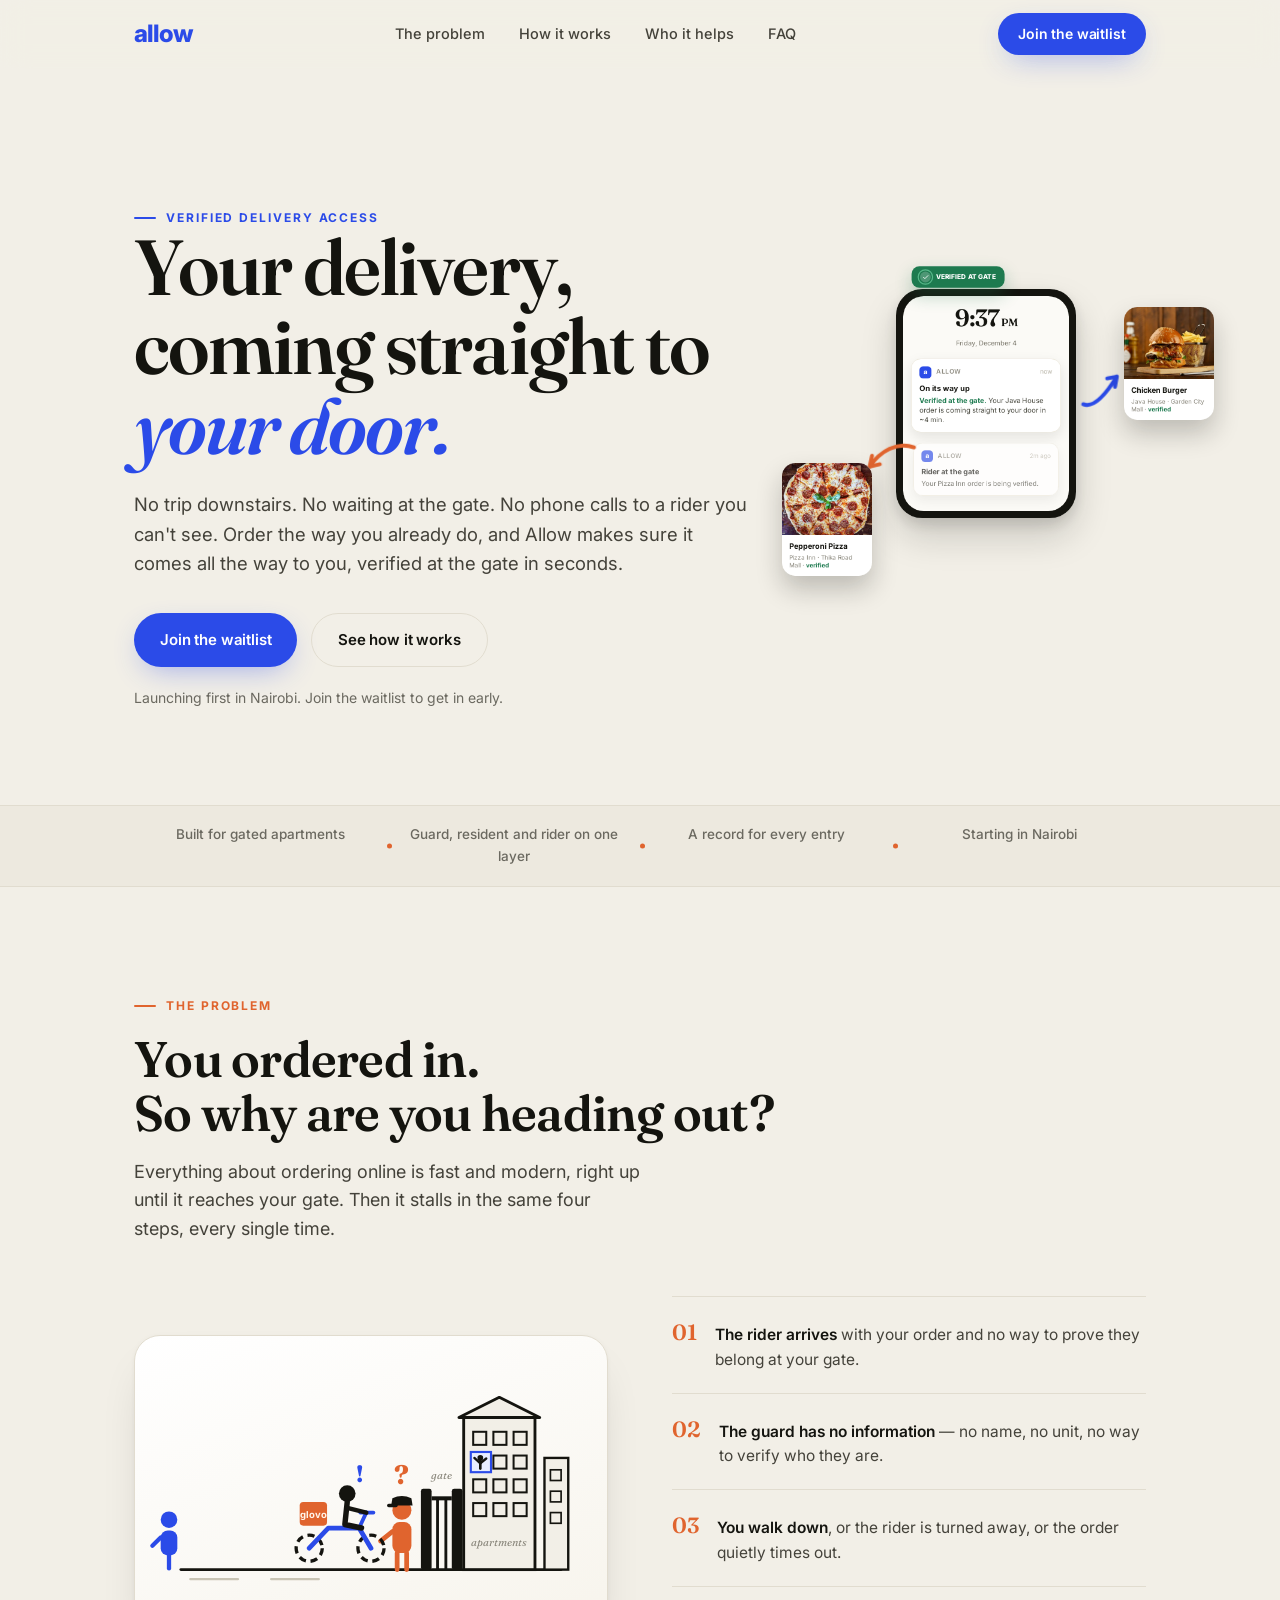
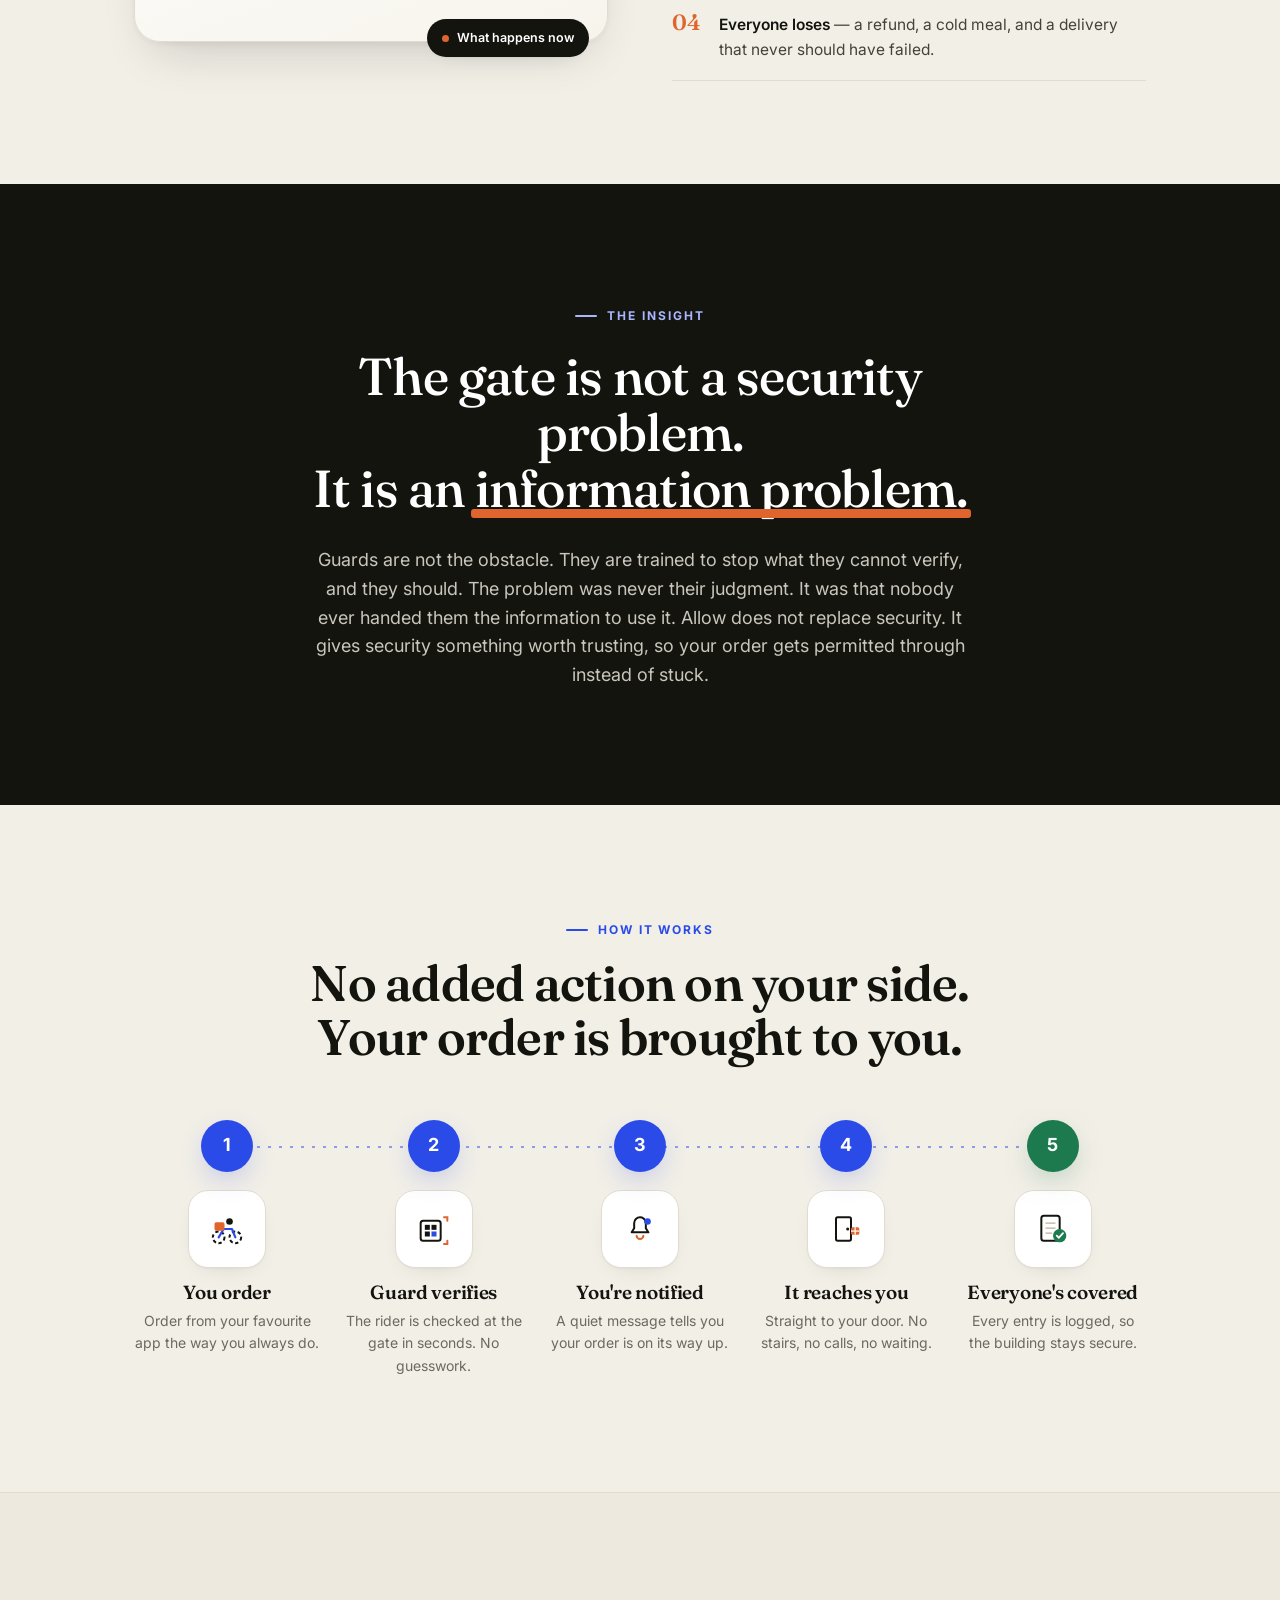
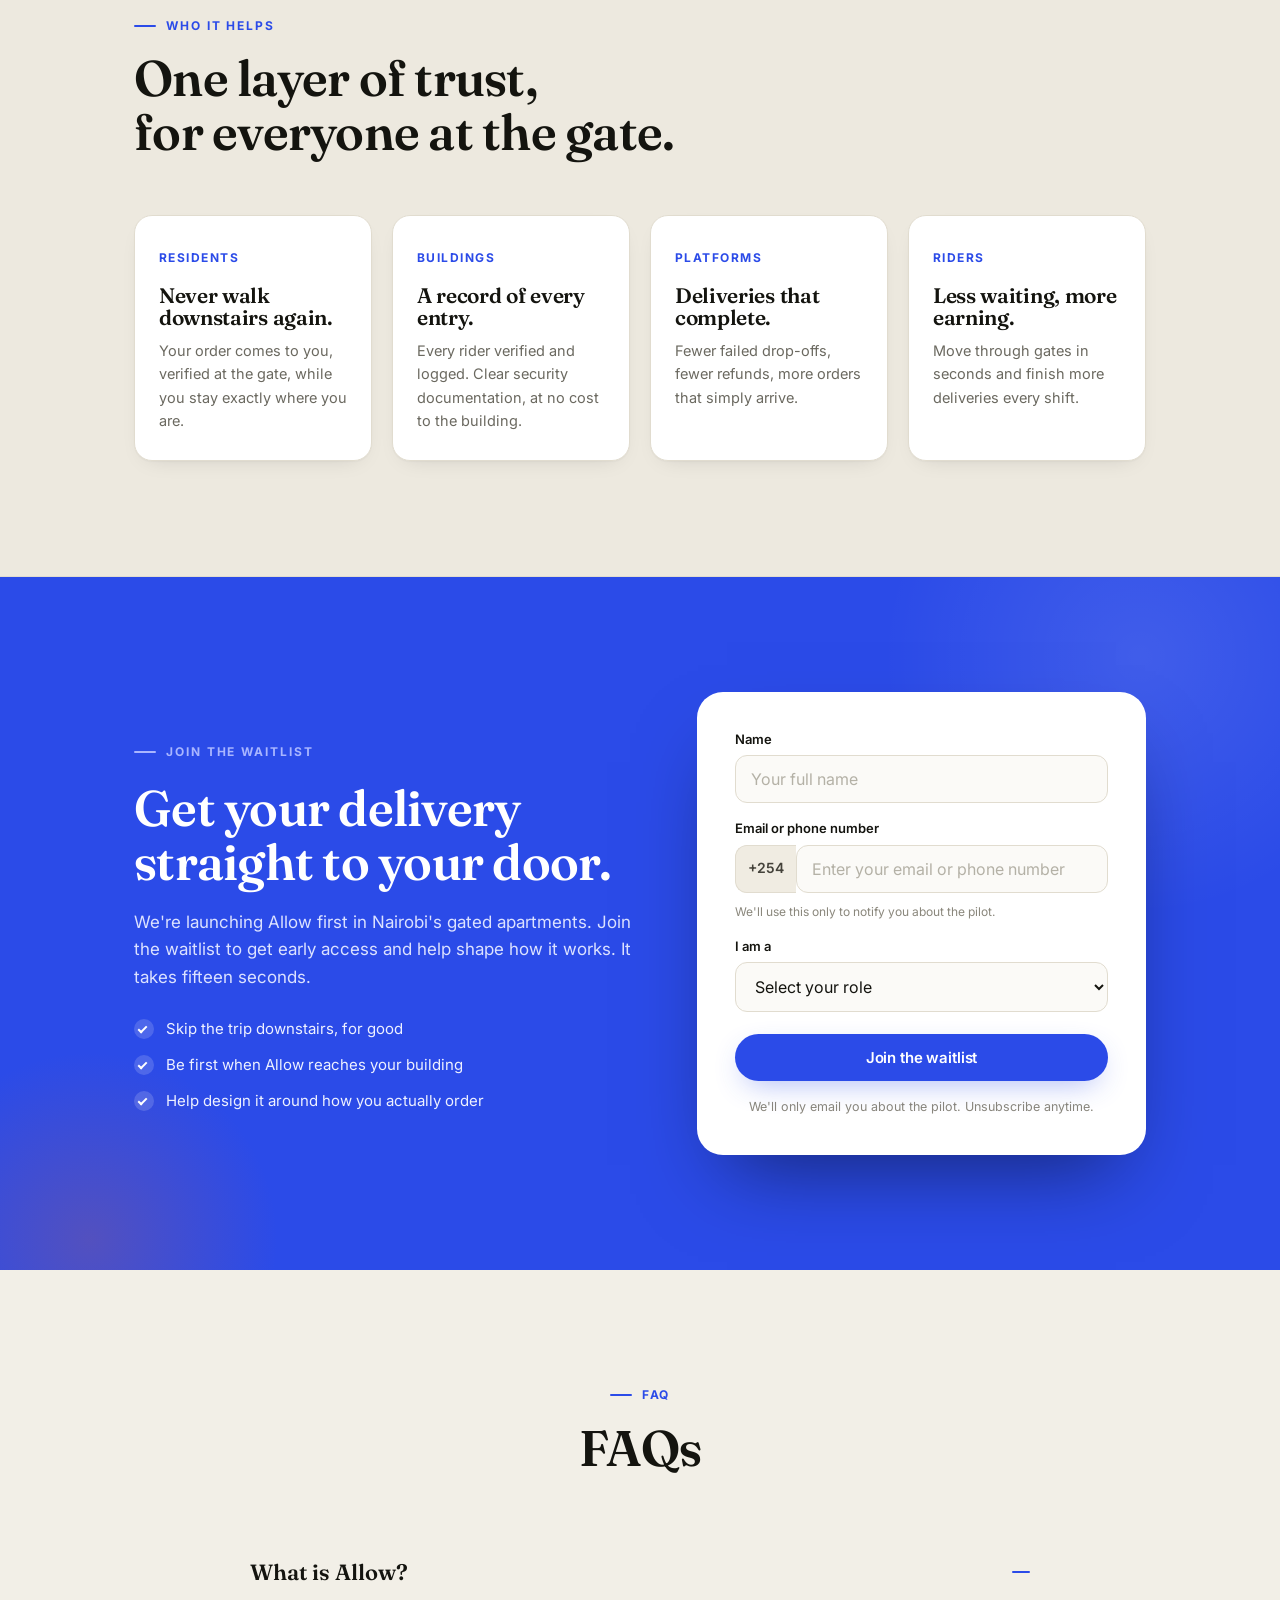
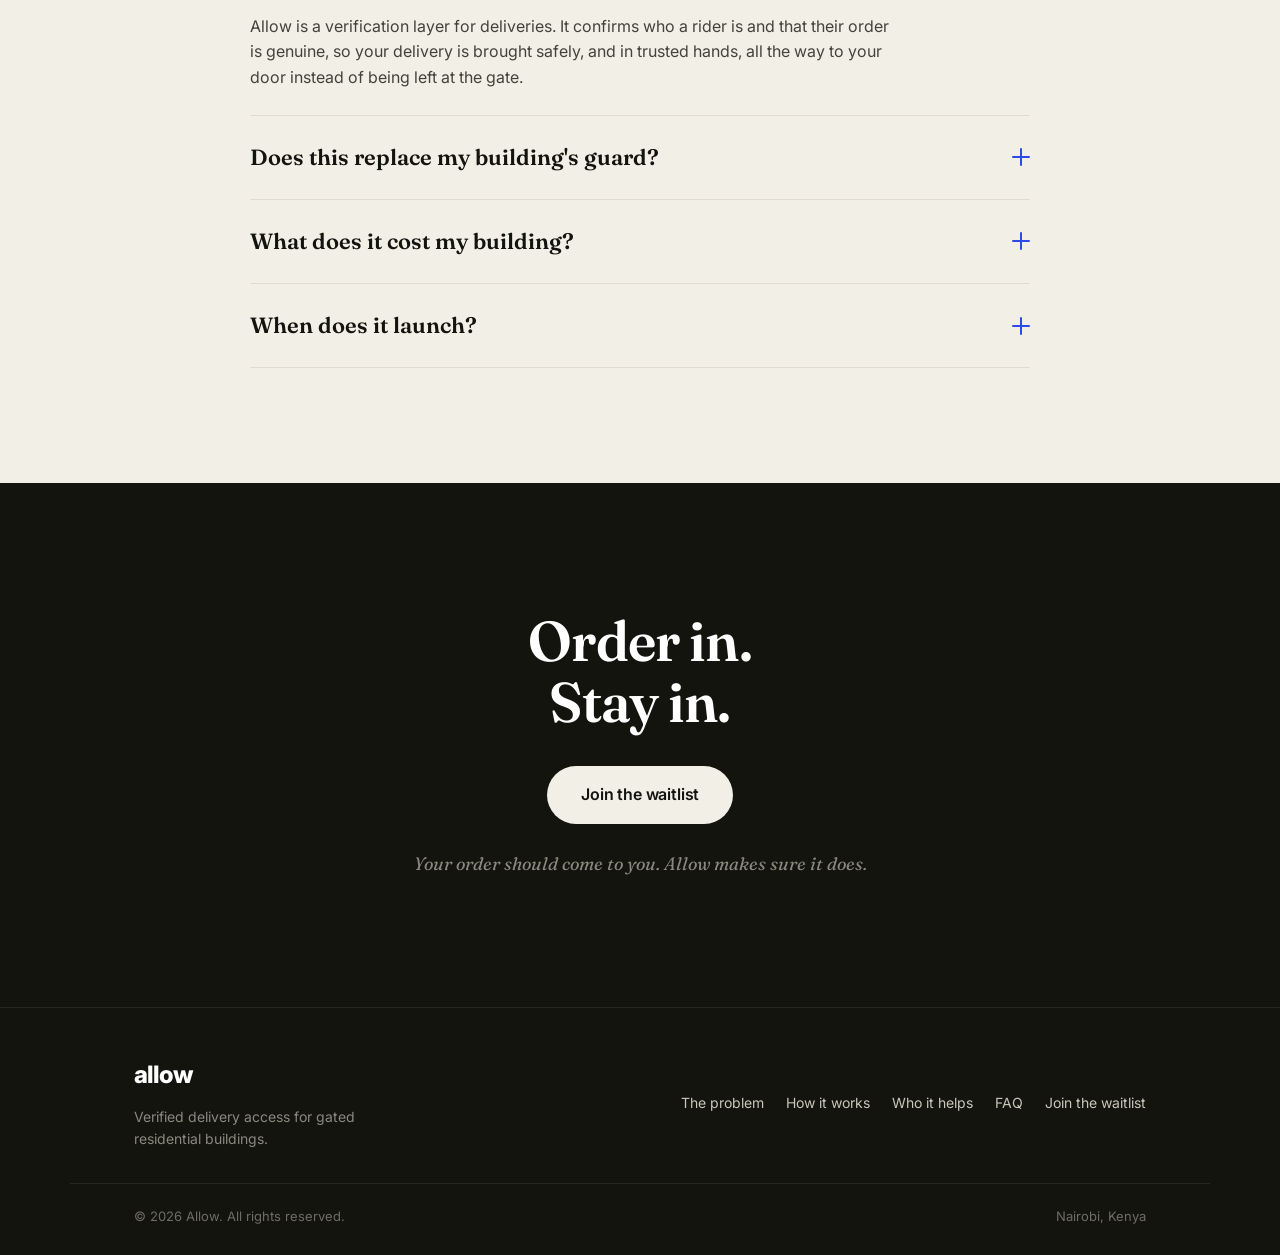
<file: index.html>
<!DOCTYPE html>
<html lang="en">
<head>
<meta charset="UTF-8">
<meta name="viewport" content="width=device-width, initial-scale=1.0">
<title>Allow — Your delivery, coming straight to your door</title>
<meta name="description" content="Order from Glovo, Bolt or Carrefour and have it brought straight to your door, verified at the gate, no trip downstairs. Join the waitlist for the Nairobi pilot.">
<meta name="theme-color" content="#F2EFE7">
<meta property="og:title" content="Allow — Your delivery, coming straight to your door">
<meta property="og:description" content="No trip downstairs. No waiting at the gate. Your order comes to you. Join the Nairobi waitlist.">
<meta property="og:type" content="website">
<meta property="og:locale" content="en_KE">
<link rel="preconnect" href="https://fonts.googleapis.com">
<link rel="preconnect" href="https://fonts.gstatic.com" crossorigin>
<link href="https://fonts.googleapis.com/css2?family=Fraunces:opsz,wght@9..144,400;9..144,500;9..144,600;9..144,700&family=Inter:wght@400;500;600;700;800&display=swap" rel="stylesheet">
<link rel="stylesheet" href="style.css">
<link rel="icon" href="data:image/svg+xml,%3Csvg xmlns='http://www.w3.org/2000/svg' viewBox='0 0 100 100'%3E%3Crect width='100' height='100' rx='22' fill='%232B4BE8'/%3E%3Ctext x='50' y='72' font-family='Arial,sans-serif' font-size='68' font-weight='bold' fill='white' text-anchor='middle'%3Ea%3C/text%3E%3C/svg%3E">
<style>
/* ===== Allow hero visual (added) ===== */
.hero-visual-wrap{position:relative;margin-top:38px;height:290px}
.hero-visual{position:relative;width:780px;height:600px;left:50%;margin-left:-390px;transform:scale(.45);transform-origin:top center}
@media(min-width:1180px){
  .hero-solo .container{display:flex;align-items:center;justify-content:space-between;gap:16px}
  .hero-copy{flex:0 0 620px;min-width:0}
  .hero-visual-wrap{flex:1 1 auto;height:380px;margin-top:0;min-width:0;overflow:visible}
  .hero-visual{left:0;margin-left:0;transform:scale(.6);transform-origin:top left}
}
.hero-visual .av-phone{position:absolute;left:210px;top:40px;width:300px;will-change:transform;backface-visibility:hidden;background:#14140F;border-radius:44px;padding:12px;box-shadow:0 30px 60px rgba(20,20,15,.18),0 10px 24px rgba(20,20,15,.12);z-index:5;animation:avPhoneFloat 6s ease-in-out infinite}
@keyframes avPhoneFloat{0%,100%{transform:translate3d(0,0,0)}50%{transform:translate3d(0,-7px,0)}}
.hero-visual .av-screen{background:#FBFAF6;border-radius:34px;overflow:hidden;padding-bottom:24px}
.hero-visual .av-notch{width:90px;height:22px;background:#14140F;border-radius:12px;margin:-34px auto 8px;position:relative;top:10px}
.hero-visual .av-lock{text-align:center;margin:16px 0 4px}
.hero-visual .av-lock .av-t{font-family:'Fraunces',serif;font-size:40px;font-weight:600;color:#14140F;letter-spacing:-1px}
.hero-visual .av-lock .av-t .av-ap{font-size:18px;font-weight:600;margin-left:3px}
.hero-visual .av-lock .av-d{font-size:11px;color:#8A877C;font-weight:500;margin-top:2px}
.hero-visual .av-notif{margin:16px 13px 0;background:#fff;border-radius:16px;padding:12px 13px;box-shadow:0 8px 22px rgba(20,20,15,.10);border:1px solid #EDE9DD;opacity:0}
.hero-visual .av-notif.av-n1{animation:avSlideDown .55s .3s cubic-bezier(.2,.9,.3,1.1) forwards}
.hero-visual .av-notif.av-older.av-n2{animation:avSlideFaded .55s .9s cubic-bezier(.2,.9,.3,1.1) forwards;transform:scale(.97)}
@keyframes avSlideDown{from{opacity:0;transform:translateY(-14px)}to{opacity:1;transform:translateY(0)}}
@keyframes avSlideFaded{from{opacity:0;transform:translateY(-14px) scale(.97)}to{opacity:.65;transform:translateY(0) scale(.97)}}
.hero-visual .av-top{display:flex;align-items:center;gap:8px;margin-bottom:7px}
.hero-visual .av-appicon{width:20px;height:20px;border-radius:6px;background:#2B4BE8;display:flex;align-items:center;justify-content:center;flex-shrink:0}
.hero-visual .av-appicon span{color:#fff;font-weight:800;font-size:11px;letter-spacing:-.5px}
.hero-visual .av-appname{font-size:10.5px;font-weight:600;color:#8A877C;text-transform:uppercase;letter-spacing:.6px}
.hero-visual .av-when{margin-left:auto;font-size:10.5px;color:#B9B5A8}
.hero-visual .av-title{font-size:12.5px;font-weight:700;color:#14140F;margin-bottom:2px}
.hero-visual .av-body{font-size:11.5px;line-height:1.4;color:#4A4A40}
.hero-visual .av-body b{color:#1D7A4F;font-weight:700}
.hero-visual .av-food{position:absolute;width:150px;border-radius:22px;overflow:hidden;box-shadow:0 22px 44px rgba(20,20,15,.24);z-index:8;background:#fff;opacity:0;will-change:transform;backface-visibility:hidden;transform:translateZ(0)}
.hero-visual .av-food .av-img{width:150px;height:120px;position:relative;overflow:hidden}
.hero-visual .av-food .av-img img{width:100%;height:100%;object-fit:cover;display:block}
.hero-visual .av-food .av-img::after{content:"";position:absolute;inset:0;box-shadow:inset 0 -30px 40px -20px rgba(20,20,15,.28)}
.hero-visual .av-food .av-cap{padding:9px 12px 11px}
.hero-visual .av-food .av-nm{font-size:12.5px;font-weight:700;color:#14140F}
.hero-visual .av-food .av-st{font-size:10px;color:#8A877C;margin-top:2px;line-height:1.3}
.hero-visual .av-food .av-st .av-v{color:#1D7A4F;font-weight:700}
.hero-visual .av-food.av-burger{left:590px;top:70px;animation:avFoodIn .6s .55s cubic-bezier(.2,.9,.3,1.3) forwards, avBob 5.5s 1.3s ease-in-out infinite}
.hero-visual .av-food.av-pizza{left:20px;top:330px;animation:avFoodIn .6s .8s cubic-bezier(.2,.9,.3,1.3) forwards, avBob 6s 1.6s ease-in-out infinite}
@keyframes avFoodIn{from{opacity:0;transform:translateY(14px) scale(.85)}to{opacity:1;transform:translateY(0) scale(1)}}
@keyframes avBob{0%,100%{transform:translate3d(0,0,0)}50%{transform:translate3d(0,-7px,0)}}
.hero-visual .av-arrow{position:absolute;z-index:6;pointer-events:none;opacity:0}
.hero-visual .av-arrow svg{display:block;width:100%;height:100%}
.hero-visual .av-arrow path{fill:none;stroke-width:6.5;stroke-linecap:round;stroke-linejoin:round}
.hero-visual .av-ab1{left:516px;top:168px;width:72px;height:78px;animation:avWfade .5s 1.0s forwards}
.hero-visual .av-ab1 path{stroke:#2B4BE8}
.hero-visual .av-ab2{left:152px;top:288px;width:95px;height:62px;animation:avWfade .5s 1.25s forwards}
.hero-visual .av-ab2 path{stroke:#E0642E}
@keyframes avWfade{to{opacity:1}}
.hero-visual .av-badge{position:absolute;left:236px;top:2px;background:#1D7A4F;color:#fff;border-radius:13px;padding:9px 14px;display:flex;align-items:center;gap:8px;box-shadow:0 12px 28px rgba(29,122,79,.32);z-index:9;opacity:0;animation:avPop .5s 1.5s cubic-bezier(.2,.9,.3,1.4) forwards}
@keyframes avPop{from{opacity:0;transform:scale(.7)}to{opacity:1;transform:scale(1)}}
.hero-visual .av-badge .av-ck{width:18px;height:18px;border-radius:50%;background:rgba(255,255,255,.22);display:flex;align-items:center;justify-content:center;position:relative}
.hero-visual .av-badge .av-ck svg{width:11px;height:11px}
.hero-visual .av-badge .av-ck::after{content:"";position:absolute;inset:-4px;border-radius:50%;border:2px solid rgba(127,227,176,.6);animation:avRing 2.6s ease-out infinite}
@keyframes avRing{0%{transform:scale(.8);opacity:.7}100%{transform:scale(1.8);opacity:0}}
.hero-visual .av-badge .av-a{font-size:11px;font-weight:800;letter-spacing:.3px}
</style>
</head>
<body>

<input type="checkbox" id="nav-toggle" hidden>
<header class="nav" id="nav">
  <div class="container nav-inner">
    <a href="#top" class="nav-logo">allow</a>
    <nav class="nav-links" aria-label="Primary">
      <a href="#problem">The problem</a>
      <a href="#how">How it works</a>
      <a href="#who">Who it helps</a>
      <a href="#faq">FAQ</a>
    </nav>
    <div class="nav-cta">
      <a href="#waitlist" class="btn btn-primary btn-sm">Join the waitlist</a>
      <label for="nav-toggle" class="nav-toggle-label" aria-label="Toggle menu"><span></span></label>
    </div>
  </div>
  <nav class="nav-mobile" aria-label="Mobile">
    <a href="#problem">The problem</a>
    <a href="#how">How it works</a>
    <a href="#who">Who it helps</a>
    <a href="#faq">FAQ</a>
    <a href="#waitlist" class="btn btn-primary btn-block">Join the waitlist</a>
  </nav>
</header>

<main id="top">

  <!-- HERO -->
  <section class="hero hero-solo">
    <div class="container">
      <div class="hero-copy reveal">
        <span class="eyebrow">Verified delivery access</span>
        <h1 class="hero-headline">
          Your delivery,<br>coming straight to <em>your door.</em>
        </h1>
        <p class="hero-text">
          No trip downstairs. No waiting at the gate. No phone calls to a rider you can't see.
          Order the way you already do, and Allow makes sure it comes all the way to you,
          verified at the gate in seconds.
        </p>
        <div class="hero-actions">
          <a href="#waitlist" class="btn btn-primary">Join the waitlist</a>
          <a href="#how" class="btn btn-ghost">See how it works</a>
        </div>
        <p class="hero-sub">Launching first in Nairobi. Join the waitlist to get in early.</p>
      </div>

      <div class="hero-visual-wrap" aria-hidden="true">
        <div class="hero-visual">
          <div class="av-arrow av-ab1">
            <svg viewBox="0 0 72 78" width="72" height="78">
              <path d="M6 64 C 25 72, 46 44, 62 18"/>
              <path d="M62 18 L 46 21 M62 18 L 59 35"/>
            </svg>
          </div>
          <div class="av-arrow av-ab2">
            <svg viewBox="0 0 95 62" width="95" height="62">
              <path d="M88 16 C 60 6, 32 22, 14 48"/>
              <path d="M14 48 L 31 44 M14 48 L 18 30"/>
            </svg>
          </div>
          <div class="av-phone">
            <div class="av-screen">
              <div class="av-notch"></div>
              <div class="av-lock"><div class="av-t" id="avClockTime">--:--</div><div class="av-d" id="avClockDate">--</div></div>
              <div class="av-notif av-n1">
                <div class="av-top"><div class="av-appicon"><span>a</span></div><div class="av-appname">Allow</div><div class="av-when">now</div></div>
                <div class="av-title">On its way up</div>
                <div class="av-body"><b>Verified at the gate.</b> Your Java House order is coming straight to your door in ~4 min.</div>
              </div>
              <div class="av-notif av-older av-n2">
                <div class="av-top"><div class="av-appicon"><span>a</span></div><div class="av-appname">Allow</div><div class="av-when">2m ago</div></div>
                <div class="av-title">Rider at the gate</div>
                <div class="av-body">Your Pizza Inn order is being verified.</div>
              </div>
            </div>
          </div>
          <div class="av-food av-burger">
            <div class="av-img"><img src="[data-uri]" alt=""></div>
            <div class="av-cap"><div class="av-nm">Chicken Burger</div><div class="av-st">Java House &middot; Garden City Mall &middot; <span class="av-v">verified</span></div></div>
          </div>
          <div class="av-food av-pizza">
            <div class="av-img"><img src="[data-uri]" alt=""></div>
            <div class="av-cap"><div class="av-nm">Pepperoni Pizza</div><div class="av-st">Pizza Inn &middot; Thika Road Mall &middot; <span class="av-v">verified</span></div></div>
          </div>
          <div class="av-badge">
            <div class="av-ck"><svg viewBox="0 0 24 24" fill="none"><path d="M20 6L9 17l-5-5" stroke="#fff" stroke-width="3" stroke-linecap="round" stroke-linejoin="round"/></svg></div>
            <div class="av-a">VERIFIED AT GATE</div>
          </div>
        </div>
      </div>
    </div>
  </section>

  <!-- TRUST STRIP -->
  <div class="strip reveal">
    <div class="container">
      <ul class="strip-grid">
        <li>Built for gated apartments</li>
        <li>Guard, resident and rider on one layer</li>
        <li>A record for every entry</li>
        <li>Starting in Nairobi</li>
      </ul>
    </div>
  </div>

  <!-- PROBLEM -->
  <section class="problem" id="problem">
    <div class="container">
      <div class="problem-head reveal">
        <span class="eyebrow eyebrow-orange">The problem</span>
        <h2 class="section-title">You ordered in.<br>So why are you heading out?</h2>
        <p class="section-lead">
          Everything about ordering online is fast and modern, right up until it reaches your gate.
          Then it stalls in the same four steps, every single time.
        </p>
      </div>

      <div class="problem-body">
        <div class="problem-visual reveal" aria-hidden="true">
          <div class="scene-frame">
            <svg class="scene" viewBox="0 0 340 200" xmlns="http://www.w3.org/2000/svg" role="img" aria-label="A delivery rider stops at an apartment gate, the guard cannot verify them, and the resident has to come down">
              <line x1="10" y1="168" x2="330" y2="168" stroke="#14140F" stroke-width="2.4" stroke-linecap="round"/>
              <line x1="18" y1="176" x2="58" y2="176" stroke="#C9C4B4" stroke-width="2" stroke-linecap="round"/>
              <line x1="86" y1="176" x2="126" y2="176" stroke="#C9C4B4" stroke-width="2" stroke-linecap="round"/>
              <g class="scene-building">
                <rect x="248" y="40" width="60" height="128" fill="#F2EFE7" stroke="#14140F" stroke-width="2.4"/>
                <path d="M244 40 L278 23 L312 40 Z" fill="#F2EFE7" stroke="#14140F" stroke-width="2.4" stroke-linejoin="round"/>
                <rect x="256" y="52" width="11" height="11" fill="none" stroke="#14140F" stroke-width="1.7"/>
                <rect x="273" y="52" width="11" height="11" fill="none" stroke="#14140F" stroke-width="1.7"/>
                <rect x="290" y="52" width="11" height="11" fill="none" stroke="#14140F" stroke-width="1.7"/>
                <rect x="273" y="72" width="11" height="11" fill="none" stroke="#14140F" stroke-width="1.7"/>
                <rect x="290" y="72" width="11" height="11" fill="none" stroke="#14140F" stroke-width="1.7"/>
                <rect x="256" y="92" width="11" height="11" fill="none" stroke="#14140F" stroke-width="1.7"/>
                <rect x="273" y="92" width="11" height="11" fill="none" stroke="#14140F" stroke-width="1.7"/>
                <rect x="290" y="92" width="11" height="11" fill="none" stroke="#14140F" stroke-width="1.7"/>
                <rect x="256" y="112" width="11" height="11" fill="none" stroke="#14140F" stroke-width="1.7"/>
                <rect x="273" y="112" width="11" height="11" fill="none" stroke="#14140F" stroke-width="1.7"/>
                <rect x="290" y="112" width="11" height="11" fill="none" stroke="#14140F" stroke-width="1.7"/>
                <!-- tenant in the window, appears in step 3 then leaves -->
                <g class="scene-tenant">
                  <rect x="254" y="69" width="17" height="17" fill="#E8EDFF" stroke="#2B4BE8" stroke-width="1.8"/>
                  <circle cx="262" cy="74" r="2.4" fill="#14140F"/>
                  <line x1="262" y1="76.4" x2="262" y2="83" stroke="#14140F" stroke-width="2.2" stroke-linecap="round"/>
                  <line x1="262" y1="78.5" x2="257" y2="74" stroke="#14140F" stroke-width="2" stroke-linecap="round"/>
                  <line x1="262" y1="78.5" x2="267" y2="74.5" stroke="#14140F" stroke-width="2" stroke-linecap="round"/>
                </g>
                <rect x="316" y="74" width="20" height="94" fill="#F2EFE7" stroke="#14140F" stroke-width="2"/>
                <rect x="321" y="84" width="9" height="9" fill="none" stroke="#14140F" stroke-width="1.4"/>
                <rect x="321" y="102" width="9" height="9" fill="none" stroke="#14140F" stroke-width="1.4"/>
                <rect x="321" y="120" width="9" height="9" fill="none" stroke="#14140F" stroke-width="1.4"/>
              </g>
              <text x="278" y="148" font-family="Fraunces, Georgia, serif" font-size="9" font-style="italic" fill="#8A877C" text-anchor="middle">apartments</text>
              <g class="scene-gate">
                <rect x="212" y="100" width="9" height="68" rx="2" fill="#14140F"/>
                <rect x="238" y="100" width="9" height="68" rx="2" fill="#14140F"/>
                <line x1="221" y1="108" x2="238" y2="108" stroke="#14140F" stroke-width="3.4"/>
                <line x1="226" y1="108" x2="226" y2="168" stroke="#14140F" stroke-width="2.4"/>
                <line x1="233" y1="108" x2="233" y2="168" stroke="#14140F" stroke-width="2.4"/>
              </g>
              <text x="229" y="92" font-family="Fraunces, Georgia, serif" font-size="9" font-style="italic" fill="#8A877C" text-anchor="middle">gate</text>

              <!-- resident: walks from the building, through the gate, out toward the rider -->
              <g class="scene-resident">
                <g class="scene-resident-legs">
                  <circle cx="0" cy="126" r="7" fill="#2B4BE8"/>
                  <rect x="-7" y="135" width="14" height="21" rx="6" fill="#2B4BE8"/>
                  <line x1="-7" y1="141" x2="-14" y2="148" stroke="#2B4BE8" stroke-width="3.6" stroke-linecap="round"/>
                  <line x1="0" y1="156" x2="0" y2="167" stroke="#2B4BE8" stroke-width="3.6" stroke-linecap="round"/>
                </g>
              </g>

              <g class="scene-guard">
                <ellipse cx="196" cy="118" rx="8" ry="8" fill="#E0642E"/>
                <path d="M187 114 L205 114 L204 108 Q196 104 188 108 Z" fill="#14140F"/>
                <line x1="185" y1="114" x2="191" y2="114" stroke="#14140F" stroke-width="3" stroke-linecap="round"/>
                <rect x="188" y="128" width="16" height="26" rx="6" fill="#E0642E"/>
                <line x1="188" y1="136" x2="178" y2="144" stroke="#E0642E" stroke-width="4" stroke-linecap="round"/>
                <line x1="192" y1="154" x2="192" y2="168" stroke="#E0642E" stroke-width="4" stroke-linecap="round"/>
                <line x1="200" y1="154" x2="200" y2="168" stroke="#E0642E" stroke-width="4" stroke-linecap="round"/>
              </g>
              <text class="scene-q" x="196" y="96" font-family="Fraunces, Georgia, serif" font-size="22" font-weight="700" fill="#E0642E" text-anchor="middle">?</text>

              <!-- rider: smaller, on its own sliding group -->
              <g class="scene-rider">
                <g class="scene-bike">
                  <g class="scene-wheel" style="transform-origin:118px 150px"><circle cx="118" cy="150" r="11" fill="none" stroke="#14140F" stroke-width="2.8" stroke-dasharray="6 4"/></g>
                  <g class="scene-wheel" style="transform-origin:170px 150px"><circle cx="170" cy="150" r="11" fill="none" stroke="#14140F" stroke-width="2.8" stroke-dasharray="6 4"/></g>
                  <path d="M118 150 L134 133 L160 133 L170 150" fill="none" stroke="#2B4BE8" stroke-width="4" stroke-linecap="round" stroke-linejoin="round"/>
                  <line x1="160" y1="133" x2="166" y2="120" stroke="#2B4BE8" stroke-width="3.2" stroke-linecap="round"/>
                  <line x1="161" y1="120" x2="172" y2="120" stroke="#2B4BE8" stroke-width="3.2" stroke-linecap="round"/>
                  <rect x="110" y="111" width="23" height="20" rx="3" fill="#E0642E"/>
                  <text x="121.5" y="124.5" font-family="Inter, Arial, sans-serif" font-size="8" font-weight="700" fill="#FFF6EC" text-anchor="middle">glovo</text>
                  <circle cx="150" cy="104" r="7" fill="#14140F"/>
                  <path d="M150 111 L148 130 L162 133" fill="none" stroke="#14140F" stroke-width="4.6" stroke-linecap="round" stroke-linejoin="round"/>
                  <line x1="150" y1="116" x2="166" y2="120" stroke="#14140F" stroke-width="3.8" stroke-linecap="round"/>
                </g>
                <text class="scene-ex" x="160" y="94" font-family="Fraunces, Georgia, serif" font-size="19" font-weight="700" fill="#2B4BE8" text-anchor="middle">!</text>
              </g>
            </svg>
            <div class="scene-chip">
              <span class="scene-chip-dot scene-chip-dot-warn"></span>
              What happens now
            </div>
          </div>
        </div>

        <ol class="problem-steps reveal">
          <li class="problem-step"><span class="problem-num">01</span><p><strong>The rider arrives</strong> with your order and no way to prove they belong at your gate.</p></li>
          <li class="problem-step"><span class="problem-num">02</span><p><strong>The guard has no information</strong> — no name, no unit, no way to verify who they are.</p></li>
          <li class="problem-step"><span class="problem-num">03</span><p><strong>You walk down</strong>, or the rider is turned away, or the order quietly times out.</p></li>
          <li class="problem-step"><span class="problem-num">04</span><p><strong>Everyone loses</strong> — a refund, a cold meal, and a delivery that never should have failed.</p></li>
        </ol>
      </div>
    </div>
  </section>

  <!-- INSIGHT -->
  <section class="insight">
    <div class="container reveal">
      <span class="eyebrow">The insight</span>
      <h2 class="insight-headline">The gate is not a security problem.<br>It is an <span class="mark">information problem.</span></h2>
      <p class="insight-text">
        Guards are not the obstacle. They are trained to stop what they cannot verify, and they should.
        The problem was never their judgment. It was that nobody ever handed them the information to use it.
        Allow does not replace security. It gives security something worth trusting, so your order gets permitted through instead of stuck.
      </p>
    </div>
  </section>

  <!-- HOW -->
  <section class="how" id="how">
    <div class="container">
      <div class="section-head centered reveal">
        <span class="eyebrow">How it works</span>
        <h2 class="section-title">No added action on your side.<br>Your order is brought to you.</h2>
      </div>
      <div class="how-track reveal">
        <div class="how-line" aria-hidden="true"></div>
        <article class="how-step">
          <div class="how-node"><span>1</span></div>
          <div class="how-icon"><svg viewBox="0 0 48 48" fill="none"><circle cx="14" cy="34" r="7" stroke="#14140F" stroke-width="2.4" stroke-dasharray="4 3"/><circle cx="34" cy="34" r="7" stroke="#14140F" stroke-width="2.4" stroke-dasharray="4 3"/><path d="M14 34 L20 24 L30 24 L34 34" stroke="#2B4BE8" stroke-width="2.6" stroke-linecap="round" stroke-linejoin="round"/><rect x="9" y="16" width="12" height="10" rx="2" fill="#E0642E"/><circle cx="27" cy="15" r="4" fill="#14140F"/></svg></div>
          <h3>You order</h3>
          <p>Order from your favourite app the way you always do.</p>
        </article>
        <article class="how-step">
          <div class="how-node"><span>2</span></div>
          <div class="how-icon"><svg viewBox="0 0 48 48" fill="none"><rect x="8" y="14" width="24" height="24" rx="3" stroke="#14140F" stroke-width="2.4"/><rect x="13" y="19" width="6" height="6" fill="#14140F"/><rect x="21" y="19" width="6" height="6" fill="#14140F"/><rect x="13" y="27" width="6" height="6" fill="#14140F"/><rect x="21" y="27" width="6" height="6" fill="#2B4BE8"/><path d="M36 10 L40 10 L40 14 M36 42 L40 42 L40 38" stroke="#E0642E" stroke-width="2.4" stroke-linecap="round"/></svg></div>
          <h3>Guard verifies</h3>
          <p>The rider is checked at the gate in seconds. No guesswork.</p>
        </article>
        <article class="how-step">
          <div class="how-node"><span>3</span></div>
          <div class="how-icon"><svg viewBox="0 0 48 48" fill="none"><path d="M24 10 a7 7 0 0 1 7 7 v6 l3 5 h-20 l3 -5 v-6 a7 7 0 0 1 7 -7 z" stroke="#14140F" stroke-width="2.4" stroke-linejoin="round"/><path d="M20 32 a4 4 0 0 0 8 0" stroke="#E0642E" stroke-width="2.4" stroke-linecap="round"/><circle cx="33" cy="15" r="4" fill="#2B4BE8"/></svg></div>
          <h3>You're notified</h3>
          <p>A quiet message tells you your order is on its way up.</p>
        </article>
        <article class="how-step">
          <div class="how-node"><span>4</span></div>
          <div class="how-icon"><svg viewBox="0 0 48 48" fill="none"><rect x="12" y="10" width="18" height="28" rx="2" stroke="#14140F" stroke-width="2.4"/><circle cx="26" cy="24" r="1.8" fill="#14140F"/><rect x="30" y="22" width="10" height="9" rx="2" fill="#E0642E"/><line x1="30" y1="26.5" x2="40" y2="26.5" stroke="#FFF6EC" stroke-width="1.6"/><line x1="35" y1="22" x2="35" y2="31" stroke="#FFF6EC" stroke-width="1.6"/></svg></div>
          <h3>It reaches you</h3>
          <p>Straight to your door. No stairs, no calls, no waiting.</p>
        </article>
        <article class="how-step">
          <div class="how-node how-node-green"><span>5</span></div>
          <div class="how-icon"><svg viewBox="0 0 48 48" fill="none"><rect x="10" y="8" width="22" height="30" rx="3" stroke="#14140F" stroke-width="2.4"/><line x1="15" y1="17" x2="27" y2="17" stroke="#C9C4B4" stroke-width="2"/><line x1="15" y1="23" x2="27" y2="23" stroke="#C9C4B4" stroke-width="2"/><line x1="15" y1="29" x2="23" y2="29" stroke="#C9C4B4" stroke-width="2"/><circle cx="32" cy="32" r="8" fill="#1D7A4F"/><path d="M28.5 32 L31 34.5 L36 29" stroke="#fff" stroke-width="2.2" stroke-linecap="round" stroke-linejoin="round"/></svg></div>
          <h3>Everyone's covered</h3>
          <p>Every entry is logged, so the building stays secure.</p>
        </article>
      </div>
    </div>
  </section>

  <!-- WHO -->
  <section class="who" id="who">
    <div class="container">
      <div class="section-head reveal">
        <span class="eyebrow">Who it helps</span>
        <h2 class="section-title">One layer of trust,<br>for everyone at the gate.</h2>
      </div>
      <div class="who-grid reveal">
        <article class="who-card"><span class="who-index">Residents</span><h3>Never walk downstairs again.</h3><p>Your order comes to you, verified at the gate, while you stay exactly where you are.</p></article>
        <article class="who-card"><span class="who-index">Buildings</span><h3>A record of every entry.</h3><p>Every rider verified and logged. Clear security documentation, at no cost to the building.</p></article>
        <article class="who-card"><span class="who-index">Platforms</span><h3>Deliveries that complete.</h3><p>Fewer failed drop-offs, fewer refunds, more orders that simply arrive.</p></article>
        <article class="who-card"><span class="who-index">Riders</span><h3>Less waiting, more earning.</h3><p>Move through gates in seconds and finish more deliveries every shift.</p></article>
      </div>
    </div>
  </section>

  <!-- WAITLIST -->
  <section class="waitlist" id="waitlist">
    <div class="container waitlist-inner">
      <div class="waitlist-copy reveal">
        <span class="eyebrow eyebrow-light">Join the waitlist</span>
        <h2 class="waitlist-title">Get your delivery<br>straight to your door.</h2>
        <p class="waitlist-lead">
          We're launching Allow first in Nairobi's gated apartments. Join the waitlist to get early
          access and help shape how it works. It takes fifteen seconds.
        </p>
        <ul class="waitlist-points">
          <li><span class="tick"></span> Skip the trip downstairs, for good</li>
          <li><span class="tick"></span> Be first when Allow reaches your building</li>
          <li><span class="tick"></span> Help design it around how you actually order</li>
        </ul>
      </div>

      <div class="waitlist-card reveal" id="waitlist-card">
        <form class="waitlist-form" id="waitlist-form" novalidate>
          <div class="form-row">
            <label for="name">Name</label>
            <input type="text" id="name" name="name" placeholder="Your full name" autocomplete="name" required>
          </div>
          <div class="form-row">
            <label for="contact">Email or phone number</label>
            <div class="contact-field">
              <span class="contact-prefix" id="contact-prefix" hidden>+254</span>
              <input type="text" id="contact" name="contact" placeholder="Enter your email or phone number" autocomplete="email" inputmode="email" required>
            </div>
            <span class="field-hint" id="contact-hint">We'll use this only to notify you about the pilot.</span>
          </div>
          <div class="form-row">
            <label for="role">I am a</label>
            <select id="role" name="role" required>
              <option value="" disabled selected>Select your role</option>
              <option value="resident">Resident</option>
              <option value="manager">Building or property manager</option>
              <option value="security">Security company</option>
              <option value="rider">Delivery rider</option>
              <option value="platform">Delivery platform</option>
            </select>
          </div>

          <!-- Resident -->
          <div class="form-branch" id="branch-resident" hidden>
            <div class="form-row">
              <label>Would you pay a small fee of KES 30&ndash;40 at checkout on your delivery app to have your order brought to your door?</label>
              <div class="chip-choice" data-name="q1"><button type="button" data-value="Yes, that's fair">Yes, that's fair</button><button type="button" data-value="Only if lower">Only if lower</button><button type="button" data-value="No">No</button></div>
            </div>
            <div class="form-row">
              <label>How often do you order delivery?</label>
              <div class="chip-choice" data-name="q2"><button type="button" data-value="A few times a week">A few times a week</button><button type="button" data-value="Weekly">Weekly</button><button type="button" data-value="Monthly">Monthly</button></div>
            </div>
            <div class="form-row">
              <label>Which do you order most?</label>
              <div class="chip-choice" data-name="q3"><button type="button" data-value="Food">Food</button><button type="button" data-value="Groceries">Groceries</button><button type="button" data-value="Parcels & other">Parcels & other</button></div>
            </div>
          </div>

          <!-- Building / property manager -->
          <div class="form-branch" id="branch-manager" hidden>
            <div class="form-row">
              <label>Would you allow a free verified-entry tablet at your gate, at no cost to the building?</label>
              <div class="chip-choice" data-name="q1"><button type="button" data-value="Yes">Yes</button><button type="button" data-value="Tell me more">Tell me more</button><button type="button" data-value="No">No</button></div>
            </div>
            <div class="form-row">
              <label>What matters most to you at the gate?</label>
              <div class="chip-choice" data-name="q2"><button type="button" data-value="Security & records">Security & records</button><button type="button" data-value="Fewer complaints">Fewer complaints</button><button type="button" data-value="Both">Both</button></div>
            </div>
            <div class="form-row">
              <label>How many units does your building have?</label>
              <div class="chip-choice" data-name="q3"><button type="button" data-value="Under 30">Under 30</button><button type="button" data-value="30-100">30&ndash;100</button><button type="button" data-value="Over 100">Over 100</button></div>
            </div>
          </div>

          <!-- Security company -->
          <div class="form-branch" id="branch-security" hidden>
            <div class="form-row">
              <label>Would you partner with Allow to verify and log every delivery entering the buildings you guard?</label>
              <div class="chip-choice" data-name="q1"><button type="button" data-value="Yes">Yes</button><button type="button" data-value="Tell me more">Tell me more</button><button type="button" data-value="No">No</button></div>
            </div>
            <div class="form-row">
              <label>How many residential sites do you cover?</label>
              <div class="chip-choice" data-name="q2"><button type="button" data-value="1-5">1&ndash;5</button><button type="button" data-value="6-20">6&ndash;20</button><button type="button" data-value="Over 20">Over 20</button></div>
            </div>
            <div class="form-row">
              <label>Would a verified rider log make your job easier?</label>
              <div class="chip-choice" data-name="q3"><button type="button" data-value="Yes">Yes</button><button type="button" data-value="Somewhat">Somewhat</button><button type="button" data-value="No">No</button></div>
            </div>
          </div>

          <!-- Delivery rider -->
          <div class="form-branch" id="branch-rider" hidden>
            <div class="form-row">
              <label>Would you use Allow if it helped you complete more deliveries per shift?</label>
              <div class="chip-choice" data-name="q1"><button type="button" data-value="Yes">Yes</button><button type="button" data-value="Maybe">Maybe</button><button type="button" data-value="No">No</button></div>
            </div>
            <div class="form-row">
              <label>How often are you delayed or turned away at a gate?</label>
              <div class="chip-choice" data-name="q2"><button type="button" data-value="Often">Often</button><button type="button" data-value="Sometimes">Sometimes</button><button type="button" data-value="Rarely">Rarely</button></div>
            </div>
            <div class="form-row">
              <label>Which platform do you ride for most?</label>
              <div class="chip-choice" data-name="q3"><button type="button" data-value="Glovo">Glovo</button><button type="button" data-value="Bolt Food">Bolt Food</button><button type="button" data-value="Uber Eats / Other">Uber Eats / Other</button></div>
            </div>
          </div>

          <!-- Delivery platform -->
          <div class="form-branch" id="branch-platform" hidden>
            <div class="form-row">
              <label>Would you partner with Allow so every delivery reaches the resident's door and completes?</label>
              <div class="chip-choice" data-name="q1"><button type="button" data-value="Yes">Yes</button><button type="button" data-value="Let's talk">Let's talk</button><button type="button" data-value="No">No</button></div>
            </div>
            <div class="form-row">
              <label>What's your biggest pain at residential gates?</label>
              <div class="chip-choice" data-name="q2"><button type="button" data-value="Failed deliveries">Failed deliveries</button><button type="button" data-value="Refunds">Refunds</button><button type="button" data-value="Rider delays">Rider delays</button></div>
            </div>
            <div class="form-row">
              <label>Roughly how many daily deliveries go to gated buildings?</label>
              <div class="chip-choice" data-name="q3"><button type="button" data-value="Under 100">Under 100</button><button type="button" data-value="100-1,000">100&ndash;1,000</button><button type="button" data-value="Over 1,000">Over 1,000</button></div>
            </div>
          </div>

          <button type="submit" class="btn btn-primary btn-block">Join the waitlist</button>
          <p class="form-note">We'll only email you about the pilot. Unsubscribe anytime.</p>
        </form>

        <div class="form-success" id="form-success" role="status" aria-live="polite">
          <div class="success-badge"><svg viewBox="0 0 24 24" fill="none"><path d="M4 12l5 5L20 6" stroke="#fff" stroke-width="2.4" stroke-linecap="round" stroke-linejoin="round"/></svg></div>
          <h3 id="success-title">You're on the list.</h3>
          <p id="success-msg"></p>
          <button type="button" class="btn btn-share" id="success-share">Share Allow with a neighbour</button>
          <button type="button" class="btn btn-ghost btn-sm" id="success-reset">Add another</button>
        </div>
      </div>
    </div>
  </section>

  <!-- FAQ -->
  <section class="faq" id="faq">
    <div class="container">
      <div class="section-head centered reveal">
        <span class="eyebrow">FAQ</span>
        <h2 class="section-title">FAQs</h2>
      </div>
      <div class="faq-list reveal">
        <details class="faq-item" open><summary>What is Allow?<span class="faq-plus" aria-hidden="true"></span></summary><div class="faq-answer"><p>Allow is a verification layer for deliveries. It confirms who a rider is and that their order is genuine, so your delivery is brought safely, and in trusted hands, all the way to your door instead of being left at the gate.</p></div></details>
        <details class="faq-item"><summary>Does this replace my building's guard?<span class="faq-plus" aria-hidden="true"></span></summary><div class="faq-answer"><p>Not at all. The guard still makes every call at the gate. Allow just gives them accurate information so the right delivery gets through quickly.</p></div></details>
        <details class="faq-item"><summary>What does it cost my building?<span class="faq-plus" aria-hidden="true"></span></summary><div class="faq-answer"><p>Nothing. Allow is free for buildings. The verified-entry log and the gate tablet come at no cost to management.</p></div></details>
        <details class="faq-item"><summary>When does it launch?<span class="faq-plus" aria-hidden="true"></span></summary><div class="faq-answer"><p>We're preparing our first pilot across a small group of Nairobi apartment buildings. Waitlist members hear first as dates are confirmed.</p></div></details>
      </div>
    </div>
  </section>

  <!-- FINAL -->
  <section class="final">
    <div class="container reveal">
      <h2 class="final-title">Order in.<br>Stay in.</h2>
      <a href="#waitlist" class="btn btn-invert">Join the waitlist</a>
      <p class="final-sub">Your order should come to you. Allow makes sure it does.</p>
    </div>
  </section>

</main>

<footer class="footer">
  <div class="container footer-inner">
    <div class="footer-brand">
      <div class="nav-logo footer-logo">allow</div>
      <p>Verified delivery access for gated residential buildings.</p>
    </div>
    <nav class="footer-links" aria-label="Footer">
      <a href="#problem">The problem</a>
      <a href="#how">How it works</a>
      <a href="#who">Who it helps</a>
      <a href="#faq">FAQ</a>
      <a href="#waitlist">Join the waitlist</a>
    </nav>
  </div>
  <div class="container footer-bottom">
    <span>© 2026 Allow. All rights reserved.</span>
    <span>Nairobi, Kenya</span>
  </div>
</footer>

<script>
(function(){
  function avClock(){
    var t=document.getElementById('avClockTime'), d=document.getElementById('avClockDate');
    if(!t||!d) return;
    var now=new Date(), h=now.getHours(), m=now.getMinutes();
    var ap=h>=12?'PM':'AM', hh=(h%12)||12, mm=m<10?'0'+m:m;
    t.innerHTML=hh+':'+mm+'<span class="av-ap">'+ap+'</span>';
    var days=['Sunday','Monday','Tuesday','Wednesday','Thursday','Friday','Saturday'];
    var months=['January','February','March','April','May','June','July','August','September','October','November','December'];
    d.textContent=days[now.getDay()]+', '+months[now.getMonth()]+' '+now.getDate();
  }
  avClock(); setInterval(avClock,5000);
})();
</script>
<script src="script.js" defer></script>
</body>
</html>
</file>
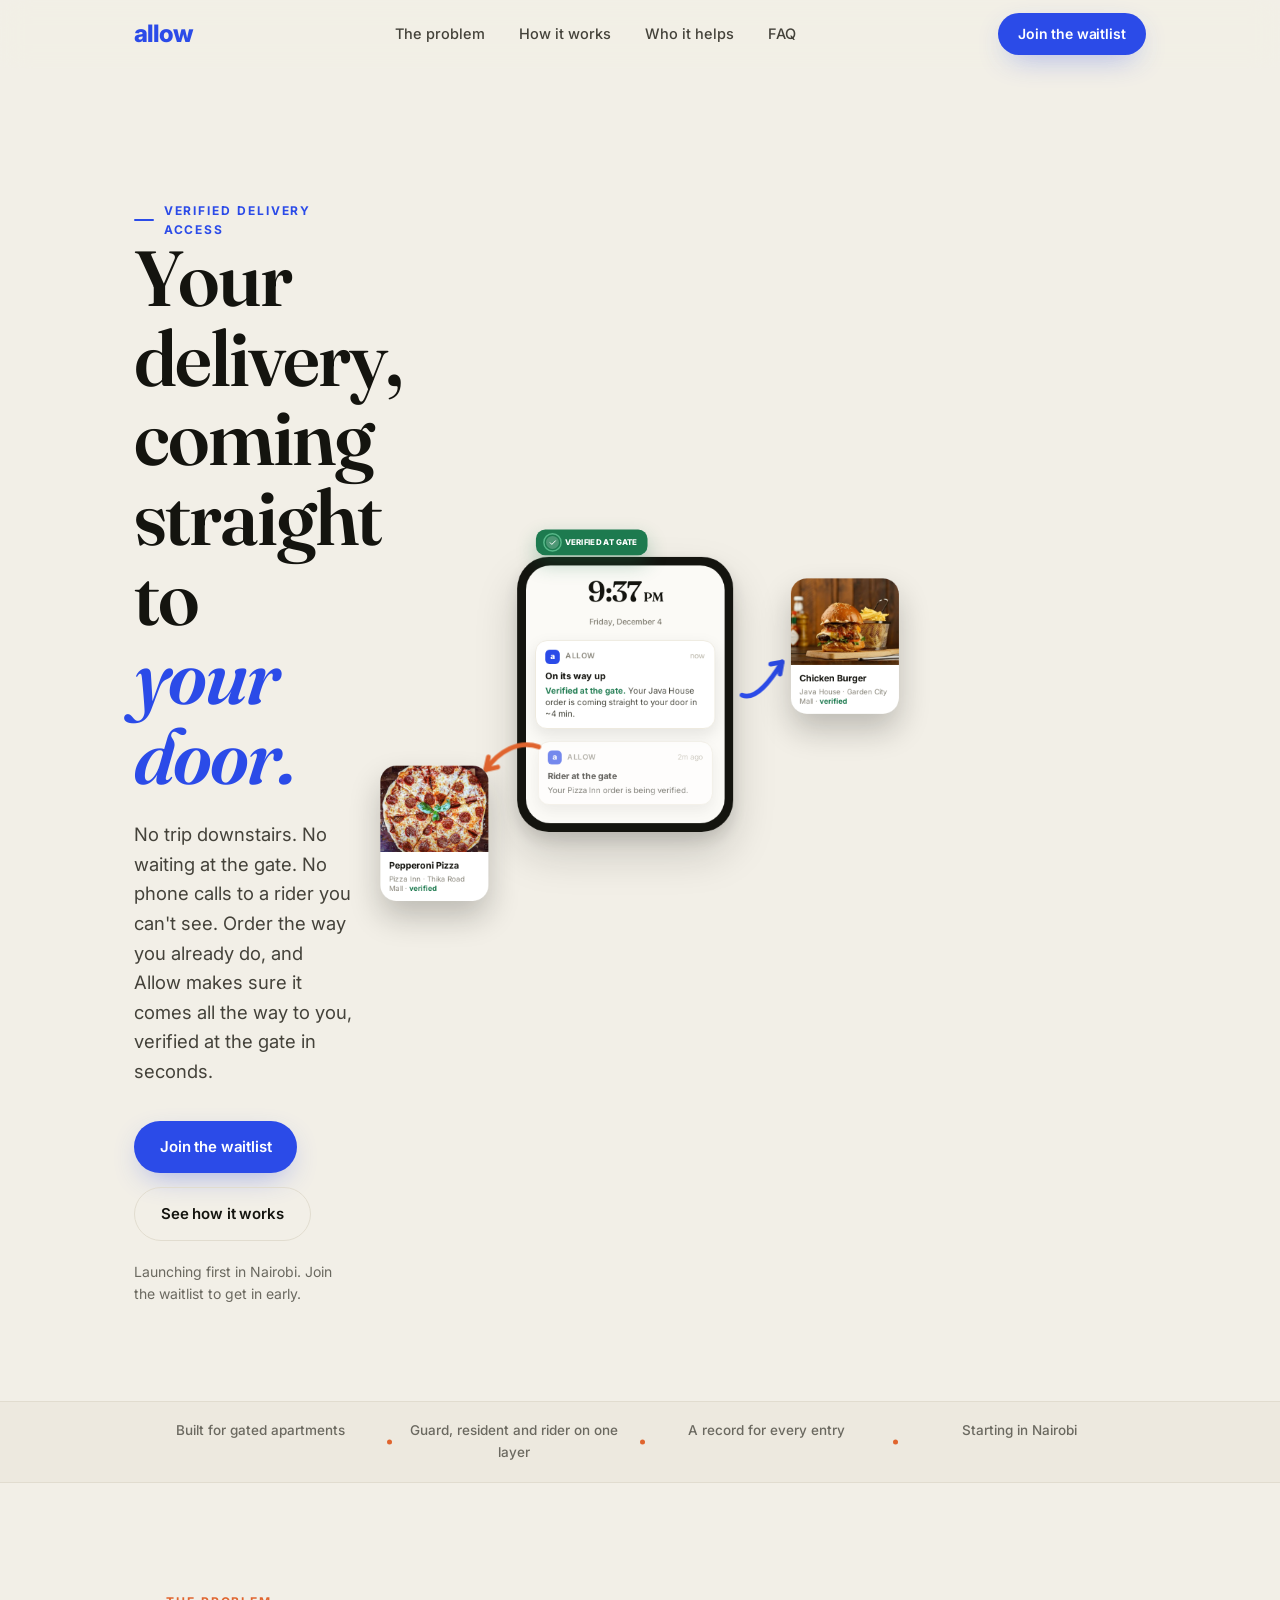
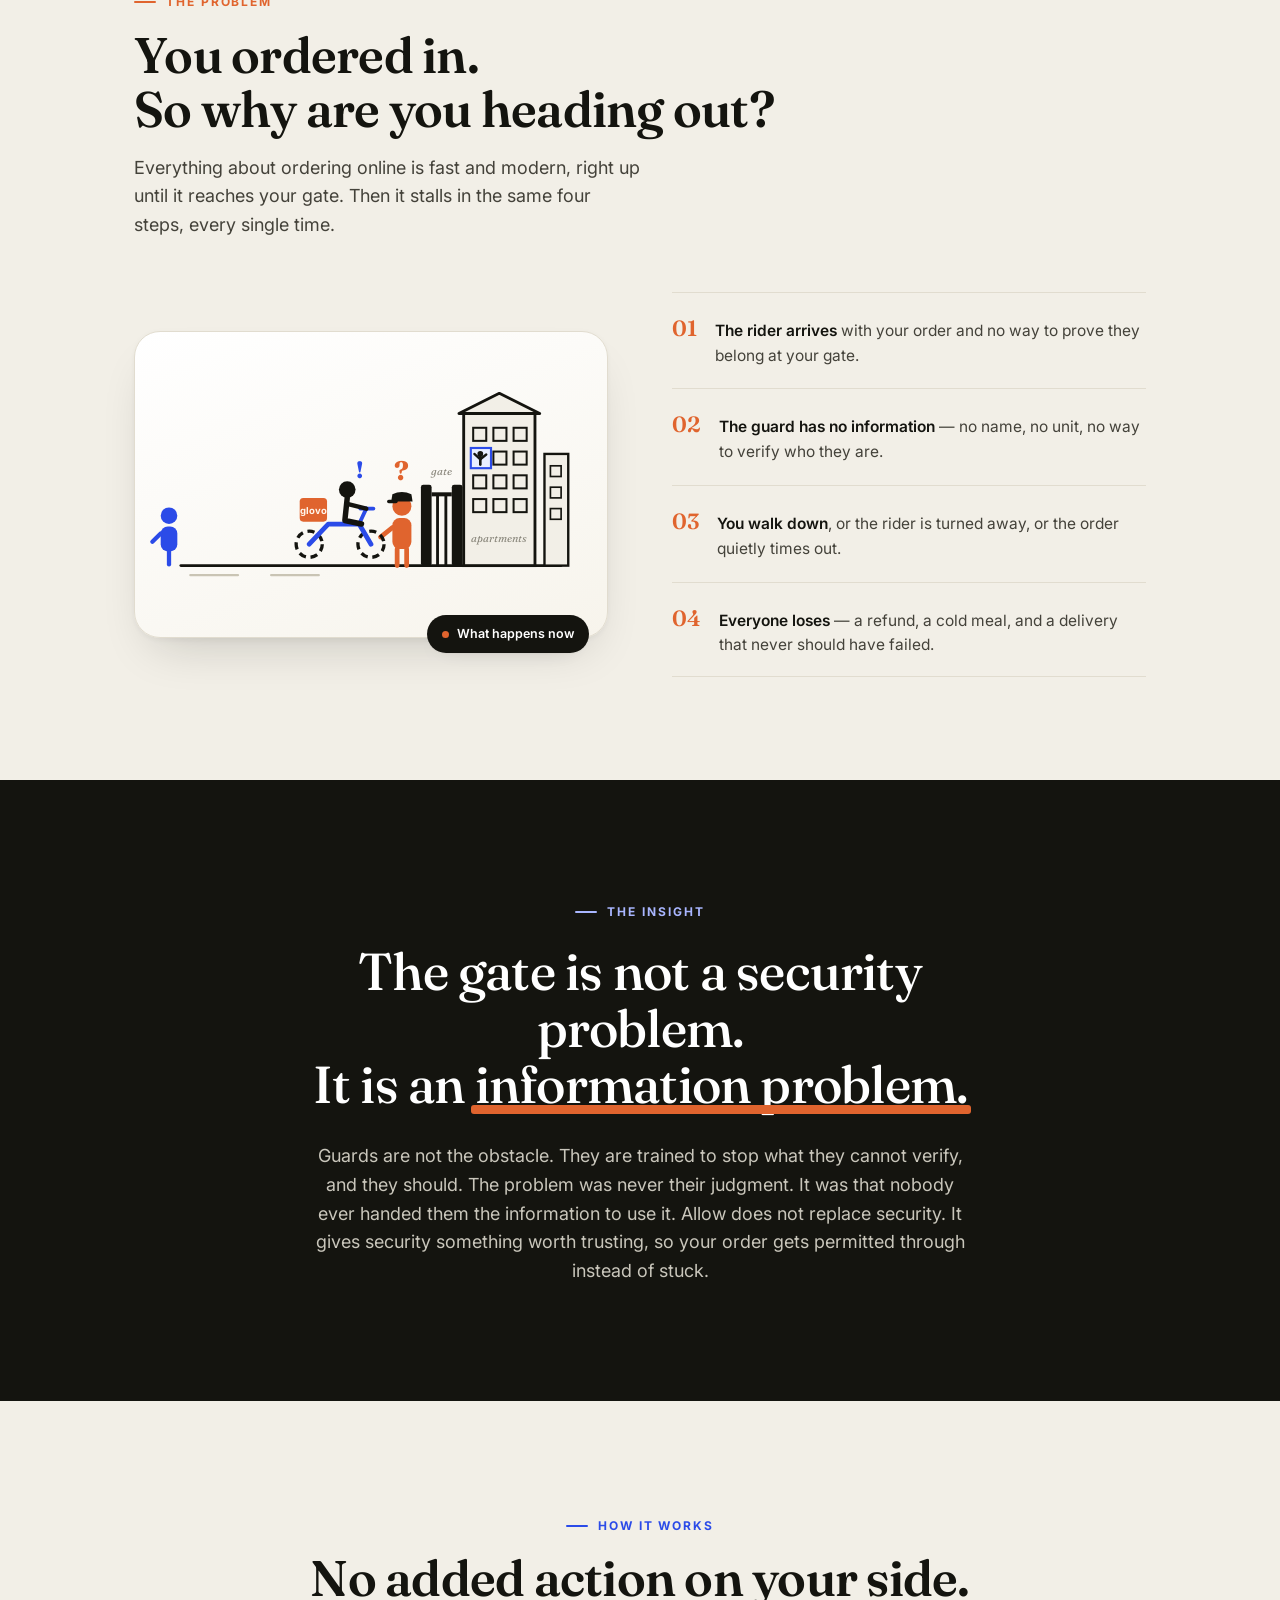
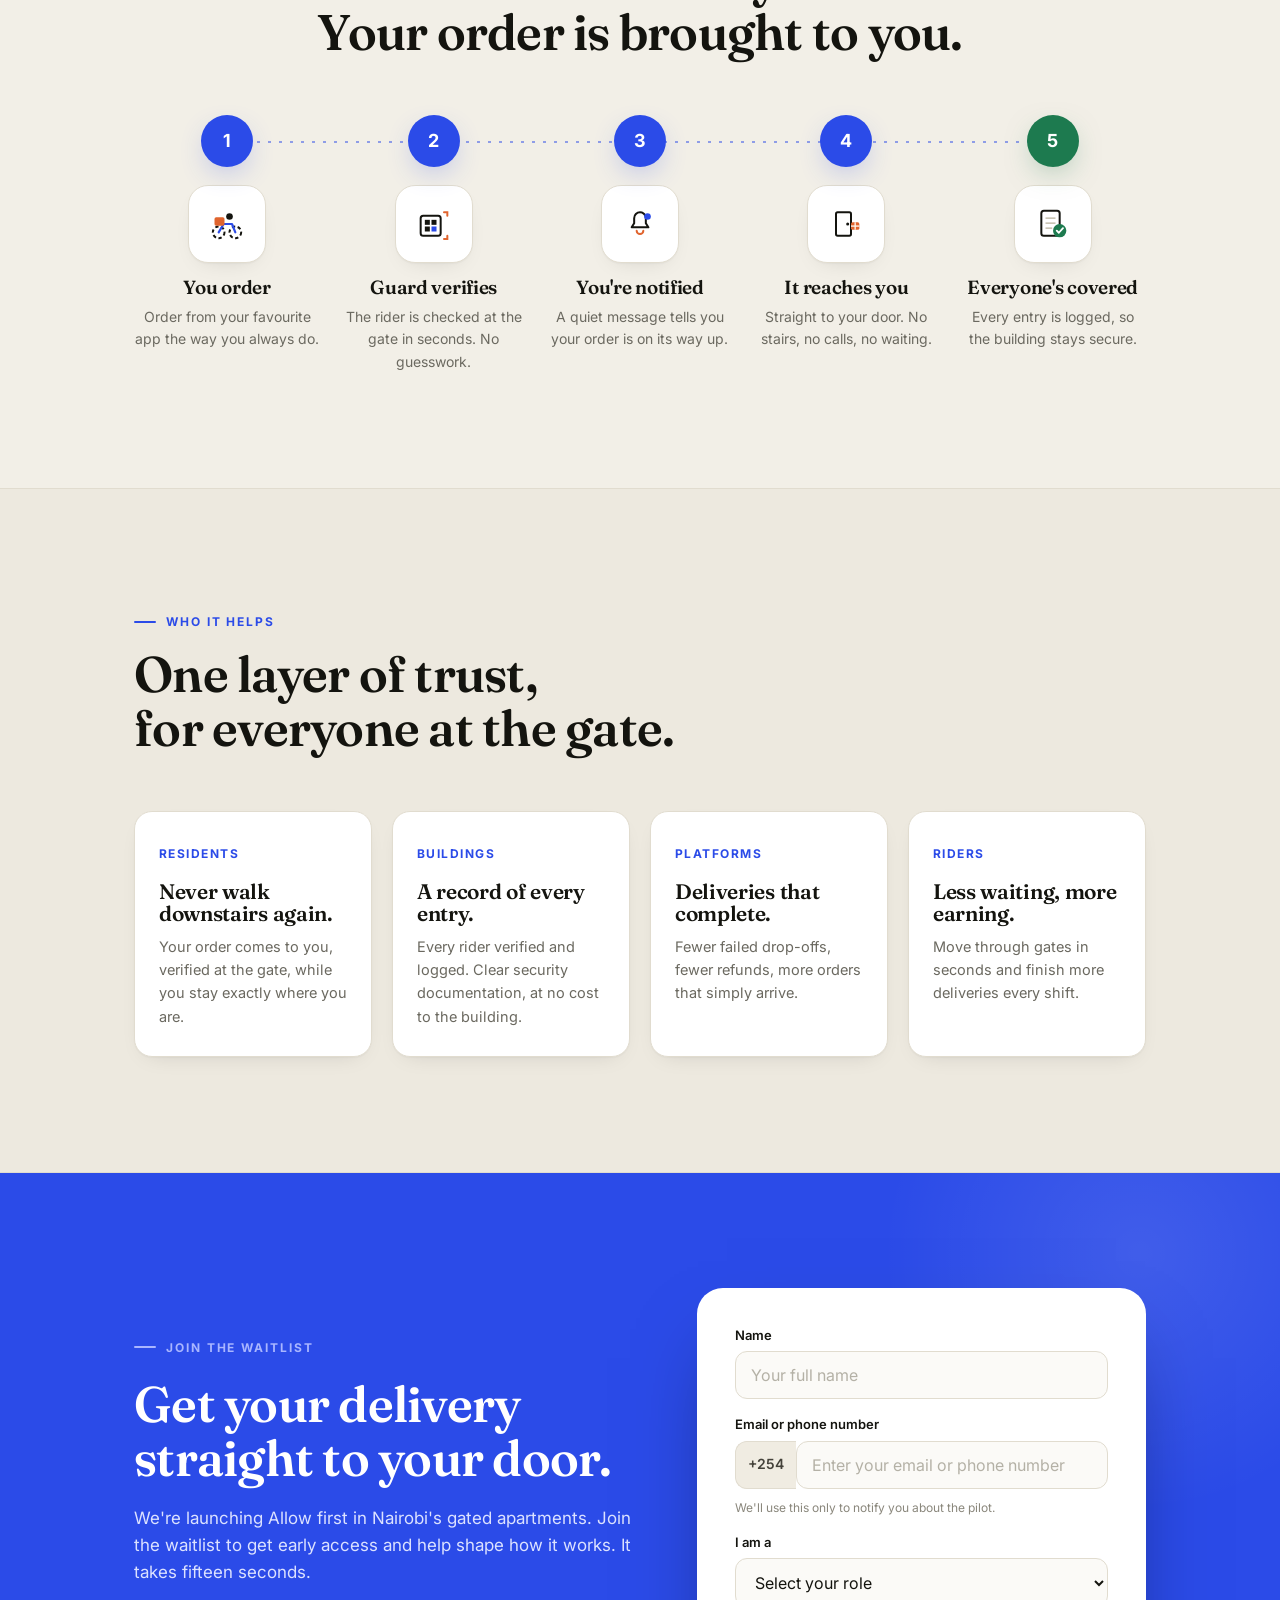
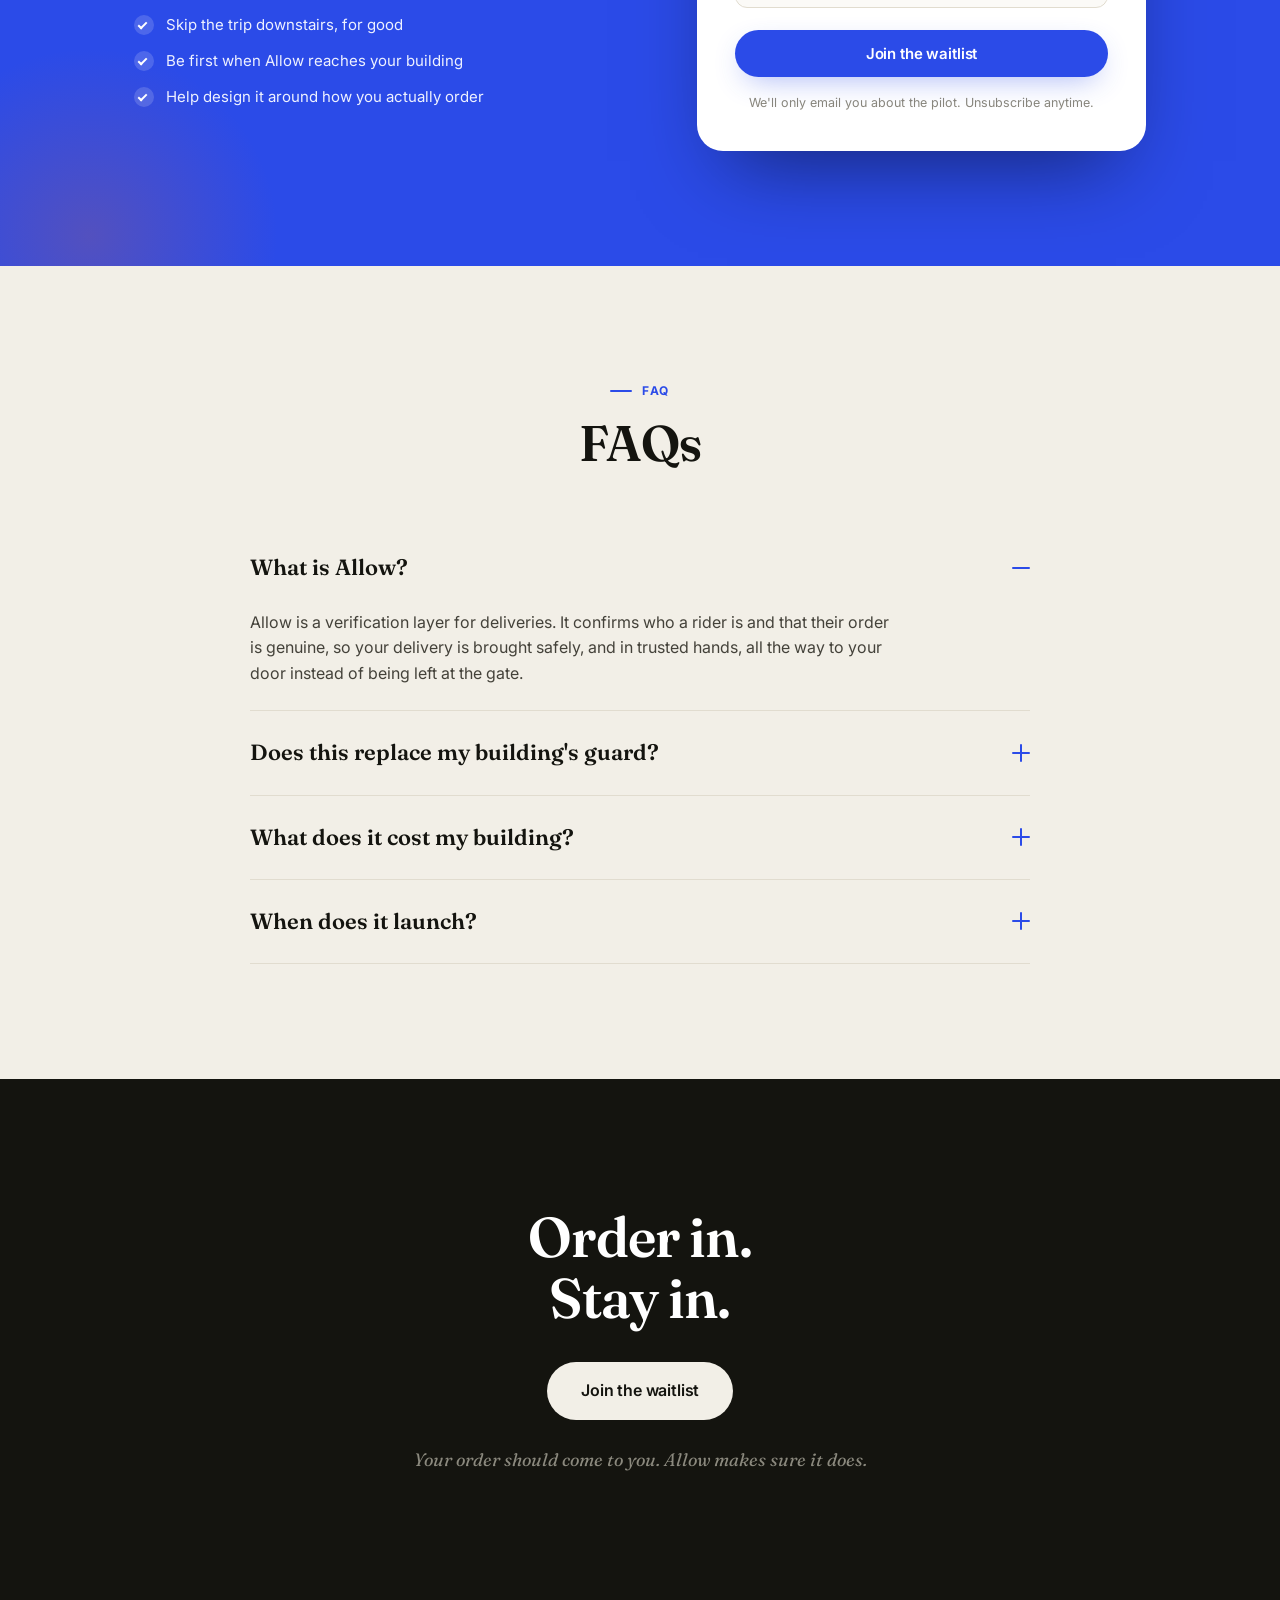
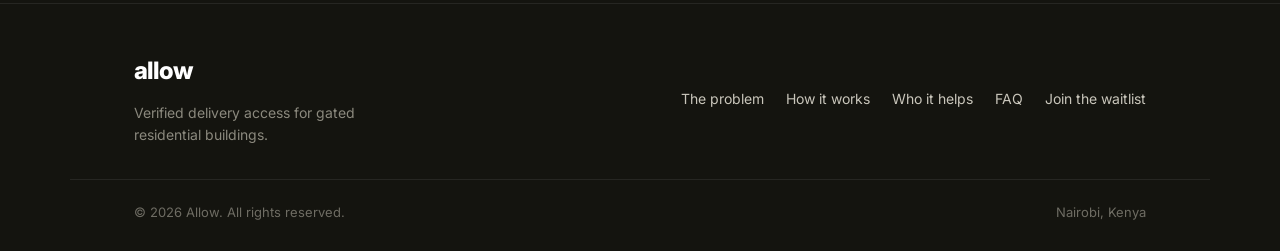
<file: index (1).html>
<!DOCTYPE html>
<html lang="en">
<head>
<meta charset="UTF-8">
<meta name="viewport" content="width=device-width, initial-scale=1.0">
<title>Allow — Your delivery, coming straight to your door</title>
<meta name="description" content="Order from Glovo, Bolt or Carrefour and have it brought straight to your door, verified at the gate, no trip downstairs. Join the waitlist for the Nairobi pilot.">
<meta name="theme-color" content="#F2EFE7">
<meta property="og:title" content="Allow — Your delivery, coming straight to your door">
<meta property="og:description" content="No trip downstairs. No waiting at the gate. Your order comes to you. Join the Nairobi waitlist.">
<meta property="og:type" content="website">
<meta property="og:locale" content="en_KE">
<link rel="preconnect" href="https://fonts.googleapis.com">
<link rel="preconnect" href="https://fonts.gstatic.com" crossorigin>
<link href="https://fonts.googleapis.com/css2?family=Fraunces:opsz,wght@9..144,400;9..144,500;9..144,600;9..144,700&family=Inter:wght@400;500;600;700;800&display=swap" rel="stylesheet">
<link rel="stylesheet" href="style.css">
<link rel="icon" href="data:image/svg+xml,%3Csvg xmlns='http://www.w3.org/2000/svg' viewBox='0 0 100 100'%3E%3Crect width='100' height='100' rx='22' fill='%232B4BE8'/%3E%3Ctext x='50' y='72' font-family='Arial,sans-serif' font-size='68' font-weight='bold' fill='white' text-anchor='middle'%3Ea%3C/text%3E%3C/svg%3E">
<style>
/* ===== Allow hero visual (added) ===== */
.hero-visual-wrap{position:relative;margin-top:38px;height:290px}
.hero-visual{position:relative;width:780px;height:600px;left:50%;margin-left:-390px;transform:scale(.45);transform-origin:top center}
@media(min-width:1020px){
  .hero-solo .container{display:flex;align-items:center;justify-content:space-between;gap:12px}
  .hero-copy{flex:1 1 50%;min-width:0}
  .hero-visual-wrap{flex:0 0 560px;height:450px;margin-top:0}
  .hero-visual{left:0;margin-left:0;transform:scale(.72);transform-origin:top left}
}
.hero-visual .av-phone{position:absolute;left:210px;top:40px;width:300px;will-change:transform;backface-visibility:hidden;background:#14140F;border-radius:44px;padding:12px;box-shadow:0 30px 60px rgba(20,20,15,.18),0 10px 24px rgba(20,20,15,.12);z-index:5;animation:avPhoneFloat 6s ease-in-out infinite}
@keyframes avPhoneFloat{0%,100%{transform:translate3d(0,0,0)}50%{transform:translate3d(0,-7px,0)}}
.hero-visual .av-screen{background:#FBFAF6;border-radius:34px;overflow:hidden;padding-bottom:24px}
.hero-visual .av-notch{width:90px;height:22px;background:#14140F;border-radius:12px;margin:-34px auto 8px;position:relative;top:10px}
.hero-visual .av-lock{text-align:center;margin:16px 0 4px}
.hero-visual .av-lock .av-t{font-family:'Fraunces',serif;font-size:40px;font-weight:600;color:#14140F;letter-spacing:-1px}
.hero-visual .av-lock .av-t .av-ap{font-size:18px;font-weight:600;margin-left:3px}
.hero-visual .av-lock .av-d{font-size:11px;color:#8A877C;font-weight:500;margin-top:2px}
.hero-visual .av-notif{margin:16px 13px 0;background:#fff;border-radius:16px;padding:12px 13px;box-shadow:0 8px 22px rgba(20,20,15,.10);border:1px solid #EDE9DD;opacity:0}
.hero-visual .av-notif.av-n1{animation:avSlideDown .55s .3s cubic-bezier(.2,.9,.3,1.1) forwards}
.hero-visual .av-notif.av-older.av-n2{animation:avSlideFaded .55s .9s cubic-bezier(.2,.9,.3,1.1) forwards;transform:scale(.97)}
@keyframes avSlideDown{from{opacity:0;transform:translateY(-14px)}to{opacity:1;transform:translateY(0)}}
@keyframes avSlideFaded{from{opacity:0;transform:translateY(-14px) scale(.97)}to{opacity:.65;transform:translateY(0) scale(.97)}}
.hero-visual .av-top{display:flex;align-items:center;gap:8px;margin-bottom:7px}
.hero-visual .av-appicon{width:20px;height:20px;border-radius:6px;background:#2B4BE8;display:flex;align-items:center;justify-content:center;flex-shrink:0}
.hero-visual .av-appicon span{color:#fff;font-weight:800;font-size:11px;letter-spacing:-.5px}
.hero-visual .av-appname{font-size:10.5px;font-weight:600;color:#8A877C;text-transform:uppercase;letter-spacing:.6px}
.hero-visual .av-when{margin-left:auto;font-size:10.5px;color:#B9B5A8}
.hero-visual .av-title{font-size:12.5px;font-weight:700;color:#14140F;margin-bottom:2px}
.hero-visual .av-body{font-size:11.5px;line-height:1.4;color:#4A4A40}
.hero-visual .av-body b{color:#1D7A4F;font-weight:700}
.hero-visual .av-food{position:absolute;width:150px;border-radius:22px;overflow:hidden;box-shadow:0 22px 44px rgba(20,20,15,.24);z-index:8;background:#fff;opacity:0;will-change:transform;backface-visibility:hidden;transform:translateZ(0)}
.hero-visual .av-food .av-img{width:150px;height:120px;position:relative;overflow:hidden}
.hero-visual .av-food .av-img img{width:100%;height:100%;object-fit:cover;display:block}
.hero-visual .av-food .av-img::after{content:"";position:absolute;inset:0;box-shadow:inset 0 -30px 40px -20px rgba(20,20,15,.28)}
.hero-visual .av-food .av-cap{padding:9px 12px 11px}
.hero-visual .av-food .av-nm{font-size:12.5px;font-weight:700;color:#14140F}
.hero-visual .av-food .av-st{font-size:10px;color:#8A877C;margin-top:2px;line-height:1.3}
.hero-visual .av-food .av-st .av-v{color:#1D7A4F;font-weight:700}
.hero-visual .av-food.av-burger{left:590px;top:70px;animation:avFoodIn .6s .55s cubic-bezier(.2,.9,.3,1.3) forwards, avBob 5.5s 1.3s ease-in-out infinite}
.hero-visual .av-food.av-pizza{left:20px;top:330px;animation:avFoodIn .6s .8s cubic-bezier(.2,.9,.3,1.3) forwards, avBob 6s 1.6s ease-in-out infinite}
@keyframes avFoodIn{from{opacity:0;transform:translateY(14px) scale(.85)}to{opacity:1;transform:translateY(0) scale(1)}}
@keyframes avBob{0%,100%{transform:translate3d(0,0,0)}50%{transform:translate3d(0,-7px,0)}}
.hero-visual .av-arrow{position:absolute;z-index:6;pointer-events:none;opacity:0}
.hero-visual .av-arrow svg{display:block;width:100%;height:100%}
.hero-visual .av-arrow path{fill:none;stroke-width:6.5;stroke-linecap:round;stroke-linejoin:round}
.hero-visual .av-ab1{left:516px;top:168px;width:72px;height:78px;animation:avWfade .5s 1.0s forwards}
.hero-visual .av-ab1 path{stroke:#2B4BE8}
.hero-visual .av-ab2{left:152px;top:288px;width:95px;height:62px;animation:avWfade .5s 1.25s forwards}
.hero-visual .av-ab2 path{stroke:#E0642E}
@keyframes avWfade{to{opacity:1}}
.hero-visual .av-badge{position:absolute;left:236px;top:2px;background:#1D7A4F;color:#fff;border-radius:13px;padding:9px 14px;display:flex;align-items:center;gap:8px;box-shadow:0 12px 28px rgba(29,122,79,.32);z-index:9;opacity:0;animation:avPop .5s 1.5s cubic-bezier(.2,.9,.3,1.4) forwards}
@keyframes avPop{from{opacity:0;transform:scale(.7)}to{opacity:1;transform:scale(1)}}
.hero-visual .av-badge .av-ck{width:18px;height:18px;border-radius:50%;background:rgba(255,255,255,.22);display:flex;align-items:center;justify-content:center;position:relative}
.hero-visual .av-badge .av-ck svg{width:11px;height:11px}
.hero-visual .av-badge .av-ck::after{content:"";position:absolute;inset:-4px;border-radius:50%;border:2px solid rgba(127,227,176,.6);animation:avRing 2.6s ease-out infinite}
@keyframes avRing{0%{transform:scale(.8);opacity:.7}100%{transform:scale(1.8);opacity:0}}
.hero-visual .av-badge .av-a{font-size:11px;font-weight:800;letter-spacing:.3px}
</style>
</head>
<body>

<input type="checkbox" id="nav-toggle" hidden>
<header class="nav" id="nav">
  <div class="container nav-inner">
    <a href="#top" class="nav-logo">allow</a>
    <nav class="nav-links" aria-label="Primary">
      <a href="#problem">The problem</a>
      <a href="#how">How it works</a>
      <a href="#who">Who it helps</a>
      <a href="#faq">FAQ</a>
    </nav>
    <div class="nav-cta">
      <a href="#waitlist" class="btn btn-primary btn-sm">Join the waitlist</a>
      <label for="nav-toggle" class="nav-toggle-label" aria-label="Toggle menu"><span></span></label>
    </div>
  </div>
  <nav class="nav-mobile" aria-label="Mobile">
    <a href="#problem">The problem</a>
    <a href="#how">How it works</a>
    <a href="#who">Who it helps</a>
    <a href="#faq">FAQ</a>
    <a href="#waitlist" class="btn btn-primary btn-block">Join the waitlist</a>
  </nav>
</header>

<main id="top">

  <!-- HERO -->
  <section class="hero hero-solo">
    <div class="container">
      <div class="hero-copy reveal">
        <span class="eyebrow">Verified delivery access</span>
        <h1 class="hero-headline">
          Your delivery,<br>coming straight to <em>your door.</em>
        </h1>
        <p class="hero-text">
          No trip downstairs. No waiting at the gate. No phone calls to a rider you can't see.
          Order the way you already do, and Allow makes sure it comes all the way to you,
          verified at the gate in seconds.
        </p>
        <div class="hero-actions">
          <a href="#waitlist" class="btn btn-primary">Join the waitlist</a>
          <a href="#how" class="btn btn-ghost">See how it works</a>
        </div>
        <p class="hero-sub">Launching first in Nairobi. Join the waitlist to get in early.</p>
      </div>

      <div class="hero-visual-wrap" aria-hidden="true">
        <div class="hero-visual">
          <div class="av-arrow av-ab1">
            <svg viewBox="0 0 72 78" width="72" height="78">
              <path d="M6 64 C 25 72, 46 44, 62 18"/>
              <path d="M62 18 L 46 21 M62 18 L 59 35"/>
            </svg>
          </div>
          <div class="av-arrow av-ab2">
            <svg viewBox="0 0 95 62" width="95" height="62">
              <path d="M88 16 C 60 6, 32 22, 14 48"/>
              <path d="M14 48 L 31 44 M14 48 L 18 30"/>
            </svg>
          </div>
          <div class="av-phone">
            <div class="av-screen">
              <div class="av-notch"></div>
              <div class="av-lock"><div class="av-t" id="avClockTime">--:--</div><div class="av-d" id="avClockDate">--</div></div>
              <div class="av-notif av-n1">
                <div class="av-top"><div class="av-appicon"><span>a</span></div><div class="av-appname">Allow</div><div class="av-when">now</div></div>
                <div class="av-title">On its way up</div>
                <div class="av-body"><b>Verified at the gate.</b> Your Java House order is coming straight to your door in ~4 min.</div>
              </div>
              <div class="av-notif av-older av-n2">
                <div class="av-top"><div class="av-appicon"><span>a</span></div><div class="av-appname">Allow</div><div class="av-when">2m ago</div></div>
                <div class="av-title">Rider at the gate</div>
                <div class="av-body">Your Pizza Inn order is being verified.</div>
              </div>
            </div>
          </div>
          <div class="av-food av-burger">
            <div class="av-img"><img src="[data-uri]" alt=""></div>
            <div class="av-cap"><div class="av-nm">Chicken Burger</div><div class="av-st">Java House &middot; Garden City Mall &middot; <span class="av-v">verified</span></div></div>
          </div>
          <div class="av-food av-pizza">
            <div class="av-img"><img src="[data-uri]" alt=""></div>
            <div class="av-cap"><div class="av-nm">Pepperoni Pizza</div><div class="av-st">Pizza Inn &middot; Thika Road Mall &middot; <span class="av-v">verified</span></div></div>
          </div>
          <div class="av-badge">
            <div class="av-ck"><svg viewBox="0 0 24 24" fill="none"><path d="M20 6L9 17l-5-5" stroke="#fff" stroke-width="3" stroke-linecap="round" stroke-linejoin="round"/></svg></div>
            <div class="av-a">VERIFIED AT GATE</div>
          </div>
        </div>
      </div>
    </div>
  </section>

  <!-- TRUST STRIP -->
  <div class="strip reveal">
    <div class="container">
      <ul class="strip-grid">
        <li>Built for gated apartments</li>
        <li>Guard, resident and rider on one layer</li>
        <li>A record for every entry</li>
        <li>Starting in Nairobi</li>
      </ul>
    </div>
  </div>

  <!-- PROBLEM -->
  <section class="problem" id="problem">
    <div class="container">
      <div class="problem-head reveal">
        <span class="eyebrow eyebrow-orange">The problem</span>
        <h2 class="section-title">You ordered in.<br>So why are you heading out?</h2>
        <p class="section-lead">
          Everything about ordering online is fast and modern, right up until it reaches your gate.
          Then it stalls in the same four steps, every single time.
        </p>
      </div>

      <div class="problem-body">
        <div class="problem-visual reveal" aria-hidden="true">
          <div class="scene-frame">
            <svg class="scene" viewBox="0 0 340 200" xmlns="http://www.w3.org/2000/svg" role="img" aria-label="A delivery rider stops at an apartment gate, the guard cannot verify them, and the resident has to come down">
              <line x1="10" y1="168" x2="330" y2="168" stroke="#14140F" stroke-width="2.4" stroke-linecap="round"/>
              <line x1="18" y1="176" x2="58" y2="176" stroke="#C9C4B4" stroke-width="2" stroke-linecap="round"/>
              <line x1="86" y1="176" x2="126" y2="176" stroke="#C9C4B4" stroke-width="2" stroke-linecap="round"/>
              <g class="scene-building">
                <rect x="248" y="40" width="60" height="128" fill="#F2EFE7" stroke="#14140F" stroke-width="2.4"/>
                <path d="M244 40 L278 23 L312 40 Z" fill="#F2EFE7" stroke="#14140F" stroke-width="2.4" stroke-linejoin="round"/>
                <rect x="256" y="52" width="11" height="11" fill="none" stroke="#14140F" stroke-width="1.7"/>
                <rect x="273" y="52" width="11" height="11" fill="none" stroke="#14140F" stroke-width="1.7"/>
                <rect x="290" y="52" width="11" height="11" fill="none" stroke="#14140F" stroke-width="1.7"/>
                <rect x="273" y="72" width="11" height="11" fill="none" stroke="#14140F" stroke-width="1.7"/>
                <rect x="290" y="72" width="11" height="11" fill="none" stroke="#14140F" stroke-width="1.7"/>
                <rect x="256" y="92" width="11" height="11" fill="none" stroke="#14140F" stroke-width="1.7"/>
                <rect x="273" y="92" width="11" height="11" fill="none" stroke="#14140F" stroke-width="1.7"/>
                <rect x="290" y="92" width="11" height="11" fill="none" stroke="#14140F" stroke-width="1.7"/>
                <rect x="256" y="112" width="11" height="11" fill="none" stroke="#14140F" stroke-width="1.7"/>
                <rect x="273" y="112" width="11" height="11" fill="none" stroke="#14140F" stroke-width="1.7"/>
                <rect x="290" y="112" width="11" height="11" fill="none" stroke="#14140F" stroke-width="1.7"/>
                <!-- tenant in the window, appears in step 3 then leaves -->
                <g class="scene-tenant">
                  <rect x="254" y="69" width="17" height="17" fill="#E8EDFF" stroke="#2B4BE8" stroke-width="1.8"/>
                  <circle cx="262" cy="74" r="2.4" fill="#14140F"/>
                  <line x1="262" y1="76.4" x2="262" y2="83" stroke="#14140F" stroke-width="2.2" stroke-linecap="round"/>
                  <line x1="262" y1="78.5" x2="257" y2="74" stroke="#14140F" stroke-width="2" stroke-linecap="round"/>
                  <line x1="262" y1="78.5" x2="267" y2="74.5" stroke="#14140F" stroke-width="2" stroke-linecap="round"/>
                </g>
                <rect x="316" y="74" width="20" height="94" fill="#F2EFE7" stroke="#14140F" stroke-width="2"/>
                <rect x="321" y="84" width="9" height="9" fill="none" stroke="#14140F" stroke-width="1.4"/>
                <rect x="321" y="102" width="9" height="9" fill="none" stroke="#14140F" stroke-width="1.4"/>
                <rect x="321" y="120" width="9" height="9" fill="none" stroke="#14140F" stroke-width="1.4"/>
              </g>
              <text x="278" y="148" font-family="Fraunces, Georgia, serif" font-size="9" font-style="italic" fill="#8A877C" text-anchor="middle">apartments</text>
              <g class="scene-gate">
                <rect x="212" y="100" width="9" height="68" rx="2" fill="#14140F"/>
                <rect x="238" y="100" width="9" height="68" rx="2" fill="#14140F"/>
                <line x1="221" y1="108" x2="238" y2="108" stroke="#14140F" stroke-width="3.4"/>
                <line x1="226" y1="108" x2="226" y2="168" stroke="#14140F" stroke-width="2.4"/>
                <line x1="233" y1="108" x2="233" y2="168" stroke="#14140F" stroke-width="2.4"/>
              </g>
              <text x="229" y="92" font-family="Fraunces, Georgia, serif" font-size="9" font-style="italic" fill="#8A877C" text-anchor="middle">gate</text>

              <!-- resident: walks from the building, through the gate, out toward the rider -->
              <g class="scene-resident">
                <g class="scene-resident-legs">
                  <circle cx="0" cy="126" r="7" fill="#2B4BE8"/>
                  <rect x="-7" y="135" width="14" height="21" rx="6" fill="#2B4BE8"/>
                  <line x1="-7" y1="141" x2="-14" y2="148" stroke="#2B4BE8" stroke-width="3.6" stroke-linecap="round"/>
                  <line x1="0" y1="156" x2="0" y2="167" stroke="#2B4BE8" stroke-width="3.6" stroke-linecap="round"/>
                </g>
              </g>

              <g class="scene-guard">
                <ellipse cx="196" cy="118" rx="8" ry="8" fill="#E0642E"/>
                <path d="M187 114 L205 114 L204 108 Q196 104 188 108 Z" fill="#14140F"/>
                <line x1="185" y1="114" x2="191" y2="114" stroke="#14140F" stroke-width="3" stroke-linecap="round"/>
                <rect x="188" y="128" width="16" height="26" rx="6" fill="#E0642E"/>
                <line x1="188" y1="136" x2="178" y2="144" stroke="#E0642E" stroke-width="4" stroke-linecap="round"/>
                <line x1="192" y1="154" x2="192" y2="168" stroke="#E0642E" stroke-width="4" stroke-linecap="round"/>
                <line x1="200" y1="154" x2="200" y2="168" stroke="#E0642E" stroke-width="4" stroke-linecap="round"/>
              </g>
              <text class="scene-q" x="196" y="96" font-family="Fraunces, Georgia, serif" font-size="22" font-weight="700" fill="#E0642E" text-anchor="middle">?</text>

              <!-- rider: smaller, on its own sliding group -->
              <g class="scene-rider">
                <g class="scene-bike">
                  <g class="scene-wheel" style="transform-origin:118px 150px"><circle cx="118" cy="150" r="11" fill="none" stroke="#14140F" stroke-width="2.8" stroke-dasharray="6 4"/></g>
                  <g class="scene-wheel" style="transform-origin:170px 150px"><circle cx="170" cy="150" r="11" fill="none" stroke="#14140F" stroke-width="2.8" stroke-dasharray="6 4"/></g>
                  <path d="M118 150 L134 133 L160 133 L170 150" fill="none" stroke="#2B4BE8" stroke-width="4" stroke-linecap="round" stroke-linejoin="round"/>
                  <line x1="160" y1="133" x2="166" y2="120" stroke="#2B4BE8" stroke-width="3.2" stroke-linecap="round"/>
                  <line x1="161" y1="120" x2="172" y2="120" stroke="#2B4BE8" stroke-width="3.2" stroke-linecap="round"/>
                  <rect x="110" y="111" width="23" height="20" rx="3" fill="#E0642E"/>
                  <text x="121.5" y="124.5" font-family="Inter, Arial, sans-serif" font-size="8" font-weight="700" fill="#FFF6EC" text-anchor="middle">glovo</text>
                  <circle cx="150" cy="104" r="7" fill="#14140F"/>
                  <path d="M150 111 L148 130 L162 133" fill="none" stroke="#14140F" stroke-width="4.6" stroke-linecap="round" stroke-linejoin="round"/>
                  <line x1="150" y1="116" x2="166" y2="120" stroke="#14140F" stroke-width="3.8" stroke-linecap="round"/>
                </g>
                <text class="scene-ex" x="160" y="94" font-family="Fraunces, Georgia, serif" font-size="19" font-weight="700" fill="#2B4BE8" text-anchor="middle">!</text>
              </g>
            </svg>
            <div class="scene-chip">
              <span class="scene-chip-dot scene-chip-dot-warn"></span>
              What happens now
            </div>
          </div>
        </div>

        <ol class="problem-steps reveal">
          <li class="problem-step"><span class="problem-num">01</span><p><strong>The rider arrives</strong> with your order and no way to prove they belong at your gate.</p></li>
          <li class="problem-step"><span class="problem-num">02</span><p><strong>The guard has no information</strong> — no name, no unit, no way to verify who they are.</p></li>
          <li class="problem-step"><span class="problem-num">03</span><p><strong>You walk down</strong>, or the rider is turned away, or the order quietly times out.</p></li>
          <li class="problem-step"><span class="problem-num">04</span><p><strong>Everyone loses</strong> — a refund, a cold meal, and a delivery that never should have failed.</p></li>
        </ol>
      </div>
    </div>
  </section>

  <!-- INSIGHT -->
  <section class="insight">
    <div class="container reveal">
      <span class="eyebrow">The insight</span>
      <h2 class="insight-headline">The gate is not a security problem.<br>It is an <span class="mark">information problem.</span></h2>
      <p class="insight-text">
        Guards are not the obstacle. They are trained to stop what they cannot verify, and they should.
        The problem was never their judgment. It was that nobody ever handed them the information to use it.
        Allow does not replace security. It gives security something worth trusting, so your order gets permitted through instead of stuck.
      </p>
    </div>
  </section>

  <!-- HOW -->
  <section class="how" id="how">
    <div class="container">
      <div class="section-head centered reveal">
        <span class="eyebrow">How it works</span>
        <h2 class="section-title">No added action on your side.<br>Your order is brought to you.</h2>
      </div>
      <div class="how-track reveal">
        <div class="how-line" aria-hidden="true"></div>
        <article class="how-step">
          <div class="how-node"><span>1</span></div>
          <div class="how-icon"><svg viewBox="0 0 48 48" fill="none"><circle cx="14" cy="34" r="7" stroke="#14140F" stroke-width="2.4" stroke-dasharray="4 3"/><circle cx="34" cy="34" r="7" stroke="#14140F" stroke-width="2.4" stroke-dasharray="4 3"/><path d="M14 34 L20 24 L30 24 L34 34" stroke="#2B4BE8" stroke-width="2.6" stroke-linecap="round" stroke-linejoin="round"/><rect x="9" y="16" width="12" height="10" rx="2" fill="#E0642E"/><circle cx="27" cy="15" r="4" fill="#14140F"/></svg></div>
          <h3>You order</h3>
          <p>Order from your favourite app the way you always do.</p>
        </article>
        <article class="how-step">
          <div class="how-node"><span>2</span></div>
          <div class="how-icon"><svg viewBox="0 0 48 48" fill="none"><rect x="8" y="14" width="24" height="24" rx="3" stroke="#14140F" stroke-width="2.4"/><rect x="13" y="19" width="6" height="6" fill="#14140F"/><rect x="21" y="19" width="6" height="6" fill="#14140F"/><rect x="13" y="27" width="6" height="6" fill="#14140F"/><rect x="21" y="27" width="6" height="6" fill="#2B4BE8"/><path d="M36 10 L40 10 L40 14 M36 42 L40 42 L40 38" stroke="#E0642E" stroke-width="2.4" stroke-linecap="round"/></svg></div>
          <h3>Guard verifies</h3>
          <p>The rider is checked at the gate in seconds. No guesswork.</p>
        </article>
        <article class="how-step">
          <div class="how-node"><span>3</span></div>
          <div class="how-icon"><svg viewBox="0 0 48 48" fill="none"><path d="M24 10 a7 7 0 0 1 7 7 v6 l3 5 h-20 l3 -5 v-6 a7 7 0 0 1 7 -7 z" stroke="#14140F" stroke-width="2.4" stroke-linejoin="round"/><path d="M20 32 a4 4 0 0 0 8 0" stroke="#E0642E" stroke-width="2.4" stroke-linecap="round"/><circle cx="33" cy="15" r="4" fill="#2B4BE8"/></svg></div>
          <h3>You're notified</h3>
          <p>A quiet message tells you your order is on its way up.</p>
        </article>
        <article class="how-step">
          <div class="how-node"><span>4</span></div>
          <div class="how-icon"><svg viewBox="0 0 48 48" fill="none"><rect x="12" y="10" width="18" height="28" rx="2" stroke="#14140F" stroke-width="2.4"/><circle cx="26" cy="24" r="1.8" fill="#14140F"/><rect x="30" y="22" width="10" height="9" rx="2" fill="#E0642E"/><line x1="30" y1="26.5" x2="40" y2="26.5" stroke="#FFF6EC" stroke-width="1.6"/><line x1="35" y1="22" x2="35" y2="31" stroke="#FFF6EC" stroke-width="1.6"/></svg></div>
          <h3>It reaches you</h3>
          <p>Straight to your door. No stairs, no calls, no waiting.</p>
        </article>
        <article class="how-step">
          <div class="how-node how-node-green"><span>5</span></div>
          <div class="how-icon"><svg viewBox="0 0 48 48" fill="none"><rect x="10" y="8" width="22" height="30" rx="3" stroke="#14140F" stroke-width="2.4"/><line x1="15" y1="17" x2="27" y2="17" stroke="#C9C4B4" stroke-width="2"/><line x1="15" y1="23" x2="27" y2="23" stroke="#C9C4B4" stroke-width="2"/><line x1="15" y1="29" x2="23" y2="29" stroke="#C9C4B4" stroke-width="2"/><circle cx="32" cy="32" r="8" fill="#1D7A4F"/><path d="M28.5 32 L31 34.5 L36 29" stroke="#fff" stroke-width="2.2" stroke-linecap="round" stroke-linejoin="round"/></svg></div>
          <h3>Everyone's covered</h3>
          <p>Every entry is logged, so the building stays secure.</p>
        </article>
      </div>
    </div>
  </section>

  <!-- WHO -->
  <section class="who" id="who">
    <div class="container">
      <div class="section-head reveal">
        <span class="eyebrow">Who it helps</span>
        <h2 class="section-title">One layer of trust,<br>for everyone at the gate.</h2>
      </div>
      <div class="who-grid reveal">
        <article class="who-card"><span class="who-index">Residents</span><h3>Never walk downstairs again.</h3><p>Your order comes to you, verified at the gate, while you stay exactly where you are.</p></article>
        <article class="who-card"><span class="who-index">Buildings</span><h3>A record of every entry.</h3><p>Every rider verified and logged. Clear security documentation, at no cost to the building.</p></article>
        <article class="who-card"><span class="who-index">Platforms</span><h3>Deliveries that complete.</h3><p>Fewer failed drop-offs, fewer refunds, more orders that simply arrive.</p></article>
        <article class="who-card"><span class="who-index">Riders</span><h3>Less waiting, more earning.</h3><p>Move through gates in seconds and finish more deliveries every shift.</p></article>
      </div>
    </div>
  </section>

  <!-- WAITLIST -->
  <section class="waitlist" id="waitlist">
    <div class="container waitlist-inner">
      <div class="waitlist-copy reveal">
        <span class="eyebrow eyebrow-light">Join the waitlist</span>
        <h2 class="waitlist-title">Get your delivery<br>straight to your door.</h2>
        <p class="waitlist-lead">
          We're launching Allow first in Nairobi's gated apartments. Join the waitlist to get early
          access and help shape how it works. It takes fifteen seconds.
        </p>
        <ul class="waitlist-points">
          <li><span class="tick"></span> Skip the trip downstairs, for good</li>
          <li><span class="tick"></span> Be first when Allow reaches your building</li>
          <li><span class="tick"></span> Help design it around how you actually order</li>
        </ul>
      </div>

      <div class="waitlist-card reveal" id="waitlist-card">
        <form class="waitlist-form" id="waitlist-form" novalidate>
          <div class="form-row">
            <label for="name">Name</label>
            <input type="text" id="name" name="name" placeholder="Your full name" autocomplete="name" required>
          </div>
          <div class="form-row">
            <label for="contact">Email or phone number</label>
            <div class="contact-field">
              <span class="contact-prefix" id="contact-prefix" hidden>+254</span>
              <input type="text" id="contact" name="contact" placeholder="Enter your email or phone number" autocomplete="email" inputmode="email" required>
            </div>
            <span class="field-hint" id="contact-hint">We'll use this only to notify you about the pilot.</span>
          </div>
          <div class="form-row">
            <label for="role">I am a</label>
            <select id="role" name="role" required>
              <option value="" disabled selected>Select your role</option>
              <option value="resident">Resident</option>
              <option value="manager">Building or property manager</option>
              <option value="security">Security company</option>
              <option value="rider">Delivery rider</option>
              <option value="platform">Delivery platform</option>
            </select>
          </div>

          <!-- Resident -->
          <div class="form-branch" id="branch-resident" hidden>
            <div class="form-row">
              <label>Would you pay a small fee of KES 30&ndash;40 at checkout on your delivery app to have your order brought to your door?</label>
              <div class="chip-choice" data-name="q1"><button type="button" data-value="Yes, that's fair">Yes, that's fair</button><button type="button" data-value="Only if lower">Only if lower</button><button type="button" data-value="No">No</button></div>
            </div>
            <div class="form-row">
              <label>How often do you order delivery?</label>
              <div class="chip-choice" data-name="q2"><button type="button" data-value="A few times a week">A few times a week</button><button type="button" data-value="Weekly">Weekly</button><button type="button" data-value="Monthly">Monthly</button></div>
            </div>
            <div class="form-row">
              <label>Which do you order most?</label>
              <div class="chip-choice" data-name="q3"><button type="button" data-value="Food">Food</button><button type="button" data-value="Groceries">Groceries</button><button type="button" data-value="Parcels & other">Parcels & other</button></div>
            </div>
          </div>

          <!-- Building / property manager -->
          <div class="form-branch" id="branch-manager" hidden>
            <div class="form-row">
              <label>Would you allow a free verified-entry tablet at your gate, at no cost to the building?</label>
              <div class="chip-choice" data-name="q1"><button type="button" data-value="Yes">Yes</button><button type="button" data-value="Tell me more">Tell me more</button><button type="button" data-value="No">No</button></div>
            </div>
            <div class="form-row">
              <label>What matters most to you at the gate?</label>
              <div class="chip-choice" data-name="q2"><button type="button" data-value="Security & records">Security & records</button><button type="button" data-value="Fewer complaints">Fewer complaints</button><button type="button" data-value="Both">Both</button></div>
            </div>
            <div class="form-row">
              <label>How many units does your building have?</label>
              <div class="chip-choice" data-name="q3"><button type="button" data-value="Under 30">Under 30</button><button type="button" data-value="30-100">30&ndash;100</button><button type="button" data-value="Over 100">Over 100</button></div>
            </div>
          </div>

          <!-- Security company -->
          <div class="form-branch" id="branch-security" hidden>
            <div class="form-row">
              <label>Would you partner with Allow to verify and log every delivery entering the buildings you guard?</label>
              <div class="chip-choice" data-name="q1"><button type="button" data-value="Yes">Yes</button><button type="button" data-value="Tell me more">Tell me more</button><button type="button" data-value="No">No</button></div>
            </div>
            <div class="form-row">
              <label>How many residential sites do you cover?</label>
              <div class="chip-choice" data-name="q2"><button type="button" data-value="1-5">1&ndash;5</button><button type="button" data-value="6-20">6&ndash;20</button><button type="button" data-value="Over 20">Over 20</button></div>
            </div>
            <div class="form-row">
              <label>Would a verified rider log make your job easier?</label>
              <div class="chip-choice" data-name="q3"><button type="button" data-value="Yes">Yes</button><button type="button" data-value="Somewhat">Somewhat</button><button type="button" data-value="No">No</button></div>
            </div>
          </div>

          <!-- Delivery rider -->
          <div class="form-branch" id="branch-rider" hidden>
            <div class="form-row">
              <label>Would you use Allow if it helped you complete more deliveries per shift?</label>
              <div class="chip-choice" data-name="q1"><button type="button" data-value="Yes">Yes</button><button type="button" data-value="Maybe">Maybe</button><button type="button" data-value="No">No</button></div>
            </div>
            <div class="form-row">
              <label>How often are you delayed or turned away at a gate?</label>
              <div class="chip-choice" data-name="q2"><button type="button" data-value="Often">Often</button><button type="button" data-value="Sometimes">Sometimes</button><button type="button" data-value="Rarely">Rarely</button></div>
            </div>
            <div class="form-row">
              <label>Which platform do you ride for most?</label>
              <div class="chip-choice" data-name="q3"><button type="button" data-value="Glovo">Glovo</button><button type="button" data-value="Bolt Food">Bolt Food</button><button type="button" data-value="Uber Eats / Other">Uber Eats / Other</button></div>
            </div>
          </div>

          <!-- Delivery platform -->
          <div class="form-branch" id="branch-platform" hidden>
            <div class="form-row">
              <label>Would you partner with Allow so every delivery reaches the resident's door and completes?</label>
              <div class="chip-choice" data-name="q1"><button type="button" data-value="Yes">Yes</button><button type="button" data-value="Let's talk">Let's talk</button><button type="button" data-value="No">No</button></div>
            </div>
            <div class="form-row">
              <label>What's your biggest pain at residential gates?</label>
              <div class="chip-choice" data-name="q2"><button type="button" data-value="Failed deliveries">Failed deliveries</button><button type="button" data-value="Refunds">Refunds</button><button type="button" data-value="Rider delays">Rider delays</button></div>
            </div>
            <div class="form-row">
              <label>Roughly how many daily deliveries go to gated buildings?</label>
              <div class="chip-choice" data-name="q3"><button type="button" data-value="Under 100">Under 100</button><button type="button" data-value="100-1,000">100&ndash;1,000</button><button type="button" data-value="Over 1,000">Over 1,000</button></div>
            </div>
          </div>

          <button type="submit" class="btn btn-primary btn-block">Join the waitlist</button>
          <p class="form-note">We'll only email you about the pilot. Unsubscribe anytime.</p>
        </form>

        <div class="form-success" id="form-success" role="status" aria-live="polite">
          <div class="success-badge"><svg viewBox="0 0 24 24" fill="none"><path d="M4 12l5 5L20 6" stroke="#fff" stroke-width="2.4" stroke-linecap="round" stroke-linejoin="round"/></svg></div>
          <h3 id="success-title">You're on the list.</h3>
          <p id="success-msg"></p>
          <button type="button" class="btn btn-share" id="success-share">Share Allow with a neighbour</button>
          <button type="button" class="btn btn-ghost btn-sm" id="success-reset">Add another</button>
        </div>
      </div>
    </div>
  </section>

  <!-- FAQ -->
  <section class="faq" id="faq">
    <div class="container">
      <div class="section-head centered reveal">
        <span class="eyebrow">FAQ</span>
        <h2 class="section-title">FAQs</h2>
      </div>
      <div class="faq-list reveal">
        <details class="faq-item" open><summary>What is Allow?<span class="faq-plus" aria-hidden="true"></span></summary><div class="faq-answer"><p>Allow is a verification layer for deliveries. It confirms who a rider is and that their order is genuine, so your delivery is brought safely, and in trusted hands, all the way to your door instead of being left at the gate.</p></div></details>
        <details class="faq-item"><summary>Does this replace my building's guard?<span class="faq-plus" aria-hidden="true"></span></summary><div class="faq-answer"><p>Not at all. The guard still makes every call at the gate. Allow just gives them accurate information so the right delivery gets through quickly.</p></div></details>
        <details class="faq-item"><summary>What does it cost my building?<span class="faq-plus" aria-hidden="true"></span></summary><div class="faq-answer"><p>Nothing. Allow is free for buildings. The verified-entry log and the gate tablet come at no cost to management.</p></div></details>
        <details class="faq-item"><summary>When does it launch?<span class="faq-plus" aria-hidden="true"></span></summary><div class="faq-answer"><p>We're preparing our first pilot across a small group of Nairobi apartment buildings. Waitlist members hear first as dates are confirmed.</p></div></details>
      </div>
    </div>
  </section>

  <!-- FINAL -->
  <section class="final">
    <div class="container reveal">
      <h2 class="final-title">Order in.<br>Stay in.</h2>
      <a href="#waitlist" class="btn btn-invert">Join the waitlist</a>
      <p class="final-sub">Your order should come to you. Allow makes sure it does.</p>
    </div>
  </section>

</main>

<footer class="footer">
  <div class="container footer-inner">
    <div class="footer-brand">
      <div class="nav-logo footer-logo">allow</div>
      <p>Verified delivery access for gated residential buildings.</p>
    </div>
    <nav class="footer-links" aria-label="Footer">
      <a href="#problem">The problem</a>
      <a href="#how">How it works</a>
      <a href="#who">Who it helps</a>
      <a href="#faq">FAQ</a>
      <a href="#waitlist">Join the waitlist</a>
    </nav>
  </div>
  <div class="container footer-bottom">
    <span>© 2026 Allow. All rights reserved.</span>
    <span>Nairobi, Kenya</span>
  </div>
</footer>

<script>
(function(){
  function avClock(){
    var t=document.getElementById('avClockTime'), d=document.getElementById('avClockDate');
    if(!t||!d) return;
    var now=new Date(), h=now.getHours(), m=now.getMinutes();
    var ap=h>=12?'PM':'AM', hh=(h%12)||12, mm=m<10?'0'+m:m;
    t.innerHTML=hh+':'+mm+'<span class="av-ap">'+ap+'</span>';
    var days=['Sunday','Monday','Tuesday','Wednesday','Thursday','Friday','Saturday'];
    var months=['January','February','March','April','May','June','July','August','September','October','November','December'];
    d.textContent=days[now.getDay()]+', '+months[now.getMonth()]+' '+now.getDate();
  }
  avClock(); setInterval(avClock,5000);
})();
</script>
<script src="script.js" defer></script>
</body>
</html>
</file>
<file: style.css>
/* ==========================================================================
   ALLOW — Landing Page
   Brand system derived from the Allow pitch deck.
   Cream canvas · Allow blue #2B4BE8 · orange #E0642E · ink #14140F
   Display: Fraunces (editorial serif) · UI/body: Inter
   ========================================================================== */

/* ------------------------------- Tokens ------------------------------- */
:root {
  --cream: #F2EFE7;
  --cream-2: #EDE9DF;
  --surface: #FFFFFF;
  --ink: #14140F;
  --ink-soft: #44423A;
  --grey: #6B6960;
  --faint: #8A877C;
  --line: #E1DCCF;

  --blue: #2B4BE8;
  --blue-ink: #1D34A8;
  --blue-soft: #E8EDFF;
  --orange: #E0642E;
  --orange-soft: #FBEDE4;
  --green: #1D7A4F;

  --font-serif: 'Fraunces', Georgia, 'Times New Roman', serif;
  --font-sans: 'Inter', -apple-system, BlinkMacSystemFont, 'Segoe UI', sans-serif;

  --container: 1140px;
  --gutter: clamp(22px, 5vw, 80px);

  --r-sm: 12px;
  --r-md: 18px;
  --r-lg: 26px;
  --r-pill: 999px;

  --shadow-sm: 0 1px 2px rgba(20,20,15,.04), 0 8px 24px -14px rgba(20,20,15,.18);
  --shadow-md: 0 2px 6px rgba(20,20,15,.05), 0 24px 50px -20px rgba(20,20,15,.20);
  --shadow-blue: 0 10px 30px -10px rgba(43,75,232,.45);

  --ease: cubic-bezier(.22,1,.36,1);
  --ease-out: cubic-bezier(.16,1,.3,1);
}

/* ------------------------------- Reset ------------------------------- */
*, *::before, *::after { margin: 0; padding: 0; box-sizing: border-box; }

html { scroll-behavior: smooth; -webkit-text-size-adjust: 100%; }

body {
  background: var(--cream);
  color: var(--ink);
  font-family: var(--font-sans);
  font-size: 16px;
  line-height: 1.6;
  overflow-x: hidden;
  -webkit-font-smoothing: antialiased;
  -moz-osx-font-smoothing: grayscale;
}

img, svg { display: block; max-width: 100%; }
a { color: inherit; text-decoration: none; }
ul, ol { list-style: none; }
button, input, select { font-family: inherit; font-size: inherit; }
button { cursor: pointer; border: none; background: none; }

.container { max-width: var(--container); margin: 0 auto; padding: 0 var(--gutter); }

h1, h2, h3 { font-family: var(--font-serif); font-weight: 600; letter-spacing: -.015em; line-height: 1.08; color: var(--ink); }

/* ------------------------------- Shared bits ------------------------------- */
.eyebrow {
  display: inline-flex; align-items: center; gap: 10px;
  font-size: 12px; font-weight: 700; letter-spacing: .16em; text-transform: uppercase;
  color: var(--blue);
}
.eyebrow::before { content: ""; width: 22px; height: 2px; background: var(--blue); border-radius: 2px; }
.eyebrow-orange { color: var(--orange); }
.eyebrow-orange::before { background: var(--orange); }
.eyebrow-light { color: #A9B6FF; }
.eyebrow-light::before { background: #A9B6FF; }

.section-title { font-size: clamp(30px, 4.6vw, 50px); }
.section-lead { color: var(--ink-soft); font-size: clamp(16px, 2vw, 18px); max-width: 46ch; margin-top: 18px; }

.section-head { margin-bottom: clamp(34px, 5vw, 56px); }
.section-head .section-title { margin-top: 16px; }
.section-head.centered { text-align: center; display: flex; flex-direction: column; align-items: center; }

/* ------------------------------- Buttons ------------------------------- */
.btn {
  display: inline-flex; align-items: center; justify-content: center; gap: 8px;
  font-weight: 600; font-size: 15px; letter-spacing: -.01em;
  padding: 14px 26px; border-radius: var(--r-pill);
  transition: transform .4s var(--ease), box-shadow .4s var(--ease), background .3s var(--ease), color .3s var(--ease);
  will-change: transform;
}
.btn-sm { padding: 10px 20px; font-size: 14px; }
.btn-block { width: 100%; }

.btn-primary { background: var(--blue); color: #fff; box-shadow: var(--shadow-blue); }
.btn-primary:hover { transform: translateY(-2px); box-shadow: 0 16px 40px -12px rgba(43,75,232,.6); }
.btn-primary:active { transform: translateY(0); }

.btn-ghost { background: transparent; color: var(--ink); border: 1.5px solid var(--line); }
.btn-ghost:hover { border-color: var(--ink); transform: translateY(-2px); }

.btn-invert { background: var(--cream); color: var(--ink); }
.btn-invert:hover { transform: translateY(-2px); box-shadow: var(--shadow-md); }

/* ------------------------------- Nav ------------------------------- */
.nav {
  position: sticky; top: 0; z-index: 100;
  background: rgba(242,239,231,.82);
  backdrop-filter: saturate(160%) blur(14px);
  -webkit-backdrop-filter: saturate(160%) blur(14px);
  border-bottom: 1px solid transparent;
  transition: border-color .4s var(--ease), background .4s var(--ease);
}
.nav.scrolled { border-color: var(--line); }
.nav-inner { display: flex; align-items: center; justify-content: space-between; height: 68px; }
.nav-logo { font-family: var(--font-sans); font-weight: 800; font-size: 24px; letter-spacing: -.04em; color: var(--blue); }
.nav-links { display: flex; gap: 34px; }
.nav-links a { font-size: 14.5px; font-weight: 500; color: var(--ink-soft); position: relative; }
.nav-links a::after { content: ""; position: absolute; left: 0; right: 100%; bottom: -6px; height: 2px; background: var(--blue); transition: right .35s var(--ease); }
.nav-links a:hover { color: var(--ink); }
.nav-links a:hover::after { right: 0; }
.nav-cta { display: flex; align-items: center; gap: 14px; }

.nav-toggle-label { display: none; width: 26px; height: 18px; position: relative; }
.nav-toggle-label span, .nav-toggle-label span::before, .nav-toggle-label span::after {
  content: ""; position: absolute; left: 0; width: 26px; height: 2px; background: var(--ink); border-radius: 2px; transition: transform .35s var(--ease), opacity .2s;
}
.nav-toggle-label span { top: 8px; }
.nav-toggle-label span::before { top: -7px; } .nav-toggle-label span::after { top: 7px; }
.nav-mobile { display: none; }

/* ------------------------------- Hero ------------------------------- */
.hero { padding: clamp(48px, 8vw, 96px) 0 clamp(40px, 6vw, 72px); }
.hero-inner { display: grid; grid-template-columns: 1.05fr .95fr; gap: clamp(32px, 5vw, 72px); align-items: center; }
.hero-headline { font-size: clamp(40px, 6.4vw, 74px); font-weight: 600; line-height: 1.02; letter-spacing: -.025em; }
.hero-headline em { font-style: italic; color: var(--blue); }
.hero-text { margin-top: 24px; color: var(--ink-soft); font-size: clamp(16px, 1.9vw, 18.5px); max-width: 52ch; }
.hero-actions { display: flex; flex-wrap: wrap; gap: 14px; margin-top: 34px; }
.hero-sub { margin-top: 20px; font-size: 14px; color: var(--grey); }

/* Hero visual */
.hero-visual { position: relative; }
.scene-frame {
  position: relative; background: linear-gradient(160deg, #FFFFFF 0%, #F7F4EC 100%);
  border: 1px solid var(--line); border-radius: var(--r-lg);
  padding: clamp(20px, 3vw, 34px); box-shadow: var(--shadow-md);
}
.scene { width: 100%; height: auto; overflow: visible; }
.scene-chip {
  position: absolute; right: 18px; bottom: -16px;
  display: inline-flex; align-items: center; gap: 8px;
  background: var(--ink); color: #fff; font-size: 12.5px; font-weight: 600;
  padding: 9px 15px; border-radius: var(--r-pill); box-shadow: var(--shadow-sm);
}
.scene-chip-dot { width: 7px; height: 7px; border-radius: 50%; background: #E0642E; }

/* ===========================================================
   Scene: one continuous loop, 10s, four beats.
   0.8s  rider rides in and stops
   3.0s  guard "?" appears (no information)
   4.6s  rider "!" appears (answers)
   6.0s  tenant appears in window
   7.0s  resident walks from building, out through the gate
   9.5s  brief hold, then everything resets and loops
   =========================================================== */
:root { --scene-dur: 10s; }

/* Rider rides in from the left and holds */
.scene-rider { animation: rideLoop var(--scene-dur) cubic-bezier(.4,0,.2,1) infinite; }
@keyframes rideLoop {
  0%   { transform: translateX(-200px); }
  18%  { transform: translateX(0); }
  70%  { transform: translateX(0); }
  82%  { transform: translateX(-46px); }   /* backs away as resident comes down */
  92%  { transform: translateX(-46px); }
  100% { transform: translateX(-200px); }
}
/* Wheels spin while moving in, small reverse spin when backing up */
.scene-wheel { animation: rollLoop var(--scene-dur) linear infinite; }
@keyframes rollLoop {
  0%   { transform: rotate(0deg); }
  18%  { transform: rotate(680deg); }
  70%  { transform: rotate(680deg); }
  82%  { transform: rotate(560deg); }      /* rolls backward a touch */
  92%  { transform: rotate(560deg); }
  100% { transform: rotate(560deg); }
}
/* Guard question mark: appears after rider stops, holds, fades before reset */
.scene-q { transform-box: fill-box; transform-origin: center; animation: markLoop var(--scene-dur) ease-out infinite; }
@keyframes markLoop {
  0%,24%   { opacity: 0; transform: scale(.4); }
  30%      { opacity: 1; transform: scale(1.15); }
  34%      { opacity: 1; transform: scale(1); }
  90%      { opacity: 1; transform: scale(1); }
  95%,100% { opacity: 0; transform: scale(.9); }
}
/* Rider exclamation: appears shortly after the guard's question */
.scene-ex { transform-box: fill-box; transform-origin: center; animation: markLoop2 var(--scene-dur) ease-out infinite; }
@keyframes markLoop2 {
  0%,38%   { opacity: 0; transform: scale(.4); }
  44%      { opacity: 1; transform: scale(1.15); }
  48%      { opacity: 1; transform: scale(1); }
  78%      { opacity: 1; transform: scale(1); }
  84%,100% { opacity: 0; transform: scale(.9); }
}
/* Tenant appears in the window (step 3), then leaves as they head down */
.scene-tenant { animation: tenantLoop var(--scene-dur) ease infinite; }
@keyframes tenantLoop {
  0%,52%   { opacity: 0; }
  58%      { opacity: 1; }
  68%      { opacity: 1; }
  74%,100% { opacity: 0; }
}
/* Resident walks from the building, through the gate, stops short of the rider (step 4) */
.scene-resident { animation: residentWalk var(--scene-dur) ease-in-out infinite; }
@keyframes residentWalk {
  0%,66%   { opacity: 0; transform: translateX(258px); }
  71%      { opacity: 1; transform: translateX(258px); }
  88%      { opacity: 1; transform: translateX(176px); }  /* stops with clear gap from rider */
  94%      { opacity: 1; transform: translateX(176px); }
  98%,100% { opacity: 0; transform: translateX(176px); }
}
/* Little leg bob while the resident walks */
.scene-resident-legs { transform-box: fill-box; transform-origin: bottom center; animation: legBob var(--scene-dur) linear infinite; }
@keyframes legBob {
  0%,71%   { transform: translateY(0); }
  74%      { transform: translateY(-1.5px); }
  77%      { transform: translateY(0); }
  80%      { transform: translateY(-1.5px); }
  83%      { transform: translateY(0); }
  86%      { transform: translateY(-1.5px); }
  88%,100% { transform: translateY(0); }
}

/* ------------------------------- Trust strip ------------------------------- */
.strip { border-top: 1px solid var(--line); border-bottom: 1px solid var(--line); background: var(--cream-2); }
.strip-grid { display: grid; grid-template-columns: repeat(4, 1fr); }
.strip-grid li { position: relative; padding: 18px 20px; font-size: 13.5px; font-weight: 500; color: var(--grey); text-align: center; }
.strip-grid li::before { content: ""; position: absolute; left: 0; top: 50%; transform: translateY(-50%); width: 5px; height: 5px; border-radius: 50%; background: var(--orange); }
.strip-grid li:first-child::before { display: none; }




/* ------------------------------- Hero solo (no visual) ------------------------------- */
.hero-solo { padding: clamp(64px, 11vw, 132px) 0 clamp(52px, 8vw, 96px); }
.hero-solo .hero-copy { max-width: 760px; }
.hero-solo .hero-headline { font-size: clamp(40px, 7vw, 78px); }
.hero-solo .hero-text { max-width: 56ch; }

/* ------------------------------- Problem (with scene) ------------------------------- */
.problem { padding: clamp(56px, 8vw, 104px) 0; }
.problem-head { max-width: 720px; margin-bottom: clamp(32px, 5vw, 52px); }
.problem-head .section-title { margin-top: 16px; }
.problem-body { display: grid; grid-template-columns: 1fr 1fr; gap: clamp(32px, 5vw, 64px); align-items: center; }
.problem-visual { position: relative; }
.problem-steps { display: flex; flex-direction: column; gap: 2px; }
.problem-step { display: grid; grid-template-columns: auto 1fr; gap: 18px; align-items: baseline; padding: 18px 0; border-top: 1px solid var(--line); }
.problem-step:last-child { border-bottom: 1px solid var(--line); }
.problem-num { font-family: var(--font-serif); font-size: 22px; font-weight: 600; color: var(--orange); font-variant-numeric: tabular-nums; }
.problem-step p { color: var(--ink-soft); font-size: 15.5px; }
.problem-step strong { color: var(--ink); font-weight: 600; }
.scene-chip-dot-warn { background: #E0642E; animation: pulseWarn 2.2s ease-out infinite 4.8s; }
@keyframes pulseWarn { 0%{ box-shadow:0 0 0 0 rgba(224,100,46,.55);} 70%{ box-shadow:0 0 0 8px rgba(224,100,46,0);} 100%{ box-shadow:0 0 0 0 rgba(224,100,46,0);} }

/* ------------------------------- Insight ------------------------------- */
.insight { padding: clamp(64px, 9vw, 120px) 0; background: var(--ink); color: #fff; text-align: center; }
.insight .eyebrow { color: #A9B6FF; }
.insight .eyebrow::before { background: #A9B6FF; }
.insight-headline { color: #fff; font-size: clamp(28px, 4.6vw, 52px); font-weight: 500; margin: 22px auto 0; max-width: 20ch; }
.insight .mark { position: relative; white-space: nowrap; color: #fff; }
.insight .mark::after { content: ""; position: absolute; left: -4px; right: -4px; bottom: .04em; height: .16em; background: var(--orange); border-radius: 3px; }
.insight-text { margin: 30px auto 0; max-width: 60ch; color: #C9C6BB; font-size: clamp(15px, 2vw, 18px); }

/* ------------------------------- How ------------------------------- */
.how { padding: clamp(64px, 9vw, 120px) 0; }
.how-track { position: relative; display: grid; grid-template-columns: repeat(5, 1fr); gap: 20px; }
.how-line { position: absolute; top: 26px; left: 10%; right: 10%; height: 2px; background: repeating-linear-gradient(90deg, var(--blue) 0 3px, transparent 3px 11px); opacity: .5; }
.how-step { position: relative; text-align: center; display: flex; flex-direction: column; align-items: center; }
.how-node { width: 52px; height: 52px; border-radius: 50%; background: var(--blue); color: #fff; display: flex; align-items: center; justify-content: center; font-weight: 700; font-size: 18px; box-shadow: var(--shadow-blue); position: relative; z-index: 2; }
.how-node-green { background: var(--green); box-shadow: 0 10px 30px -10px rgba(29,122,79,.5); }
.how-icon { width: 78px; height: 78px; margin: 18px 0 14px; background: var(--surface); border: 1px solid var(--line); border-radius: 20px; display: flex; align-items: center; justify-content: center; box-shadow: var(--shadow-sm); transition: transform .4s var(--ease), box-shadow .4s var(--ease); }
.how-step:hover .how-icon { transform: translateY(-4px); box-shadow: var(--shadow-md); }
.how-icon svg { width: 40px; height: 40px; }
.how-step h3 { font-size: 19px; margin-bottom: 8px; }
.how-step p { font-size: 14px; color: var(--grey); max-width: 22ch; }

/* ------------------------------- Who ------------------------------- */
.who { padding: clamp(64px, 9vw, 120px) 0; background: var(--cream-2); border-top: 1px solid var(--line); border-bottom: 1px solid var(--line); }
.who-grid { display: grid; grid-template-columns: repeat(4, 1fr); gap: 20px; }
.who-card { background: var(--surface); border: 1px solid var(--line); border-radius: var(--r-md); padding: 28px 24px; box-shadow: var(--shadow-sm); transition: transform .45s var(--ease), box-shadow .45s var(--ease); }
.who-card:hover { transform: translateY(-6px); box-shadow: var(--shadow-md); }
.who-index { font-size: 12px; font-weight: 700; letter-spacing: .12em; text-transform: uppercase; color: var(--blue); }
.who-card h3 { font-size: 21px; margin: 14px 0 10px; }
.who-card p { font-size: 14.5px; color: var(--grey); }

/* ------------------------------- Waitlist ------------------------------- */
.waitlist { padding: clamp(64px, 9vw, 120px) 0; background: var(--blue); color: #fff; position: relative; overflow: hidden; }
.waitlist::before { content: ""; position: absolute; width: 520px; height: 520px; border-radius: 50%; background: radial-gradient(circle, rgba(255,255,255,.10), transparent 70%); top: -180px; right: -120px; }
.waitlist::after { content: ""; position: absolute; width: 380px; height: 380px; border-radius: 50%; background: radial-gradient(circle, rgba(224,100,46,.22), transparent 70%); bottom: -160px; left: -100px; }
.waitlist-inner { position: relative; z-index: 2; display: grid; grid-template-columns: 1fr .9fr; gap: clamp(36px, 5vw, 72px); align-items: center; }
.waitlist-title { color: #fff; font-size: clamp(30px, 4.4vw, 50px); margin-top: 20px; }
.waitlist-lead { margin-top: 20px; color: #DCE2FF; font-size: 17px; max-width: 46ch; }
.waitlist-points { margin-top: 26px; display: flex; flex-direction: column; gap: 12px; }
.waitlist-points li { display: flex; align-items: center; gap: 12px; font-size: 15px; color: #EEF1FF; }
.tick { width: 20px; height: 20px; border-radius: 50%; background: rgba(255,255,255,.16); flex-shrink: 0; position: relative; }
.tick::after { content: ""; position: absolute; left: 6px; top: 5px; width: 5px; height: 9px; border: solid #fff; border-width: 0 2px 2px 0; transform: rotate(45deg); }

.waitlist-card { background: var(--surface); border-radius: var(--r-lg); padding: clamp(26px, 3vw, 38px); box-shadow: 0 40px 80px -30px rgba(0,0,0,.5); position: relative; }
.waitlist-form { display: flex; flex-direction: column; gap: 16px; }
.form-row { display: flex; flex-direction: column; gap: 7px; }
.form-row label { font-size: 13px; font-weight: 600; color: var(--ink); }
.form-row input, .form-row select {
  width: 100%; padding: 13px 15px; border: 1.5px solid var(--line); border-radius: var(--r-sm);
  background: #FBFAF7; color: var(--ink); transition: border-color .25s, box-shadow .25s, background .25s;
}
.form-row input::placeholder { color: #B4B1A6; }
.form-row input:focus, .form-row select:focus { outline: none; border-color: var(--blue); background: #fff; box-shadow: 0 0 0 4px rgba(43,75,232,.12); }
.form-row input.invalid, .form-row select.invalid { border-color: var(--orange); box-shadow: 0 0 0 4px rgba(224,100,46,.12); }
.waitlist-form .btn { margin-top: 6px; }
.form-note { font-size: 12.5px; color: var(--faint); text-align: center; }

.form-success { display: none; text-align: center; padding: 12px 4px; }
.waitlist-card.submitted .waitlist-form { display: none; }
.waitlist-card.submitted .form-success { display: block; animation: successIn .6s var(--ease) both; }
@keyframes successIn { from { opacity: 0; transform: translateY(10px);} to { opacity: 1; transform: translateY(0);} }
.success-badge { width: 62px; height: 62px; border-radius: 50%; background: var(--green); display: flex; align-items: center; justify-content: center; margin: 6px auto 20px; box-shadow: 0 10px 30px -10px rgba(29,122,79,.6); animation: badgePop .5s var(--ease) .1s both; }
@keyframes badgePop { 0%{transform:scale(.3);opacity:0;} 60%{transform:scale(1.12);} 100%{transform:scale(1);opacity:1;} }
.success-badge svg { width: 30px; height: 30px; }
.form-success h3 { font-size: 26px; margin-bottom: 10px; }
.form-success p { color: var(--grey); font-size: 15px; max-width: 34ch; margin: 0 auto 20px; }

/* ------------------------------- FAQ ------------------------------- */
.faq { padding: clamp(64px, 9vw, 120px) 0; }
.faq-list { max-width: 780px; margin: 0 auto; }
.faq-item { border-bottom: 1px solid var(--line); }
.faq-item summary { list-style: none; cursor: pointer; display: flex; align-items: center; justify-content: space-between; gap: 20px; padding: 24px 0; font-family: var(--font-serif); font-size: clamp(18px, 2.4vw, 22px); font-weight: 600; color: var(--ink); }
.faq-item summary::-webkit-details-marker { display: none; }
.faq-plus { position: relative; width: 18px; height: 18px; flex-shrink: 0; }
.faq-plus::before, .faq-plus::after { content: ""; position: absolute; background: var(--blue); border-radius: 2px; transition: transform .35s var(--ease); }
.faq-plus::before { left: 0; top: 8px; width: 18px; height: 2px; }
.faq-plus::after { left: 8px; top: 0; width: 2px; height: 18px; }
.faq-item[open] .faq-plus::after { transform: rotate(90deg); opacity: 0; }
.faq-answer { overflow: hidden; }
.faq-answer p { padding-bottom: 24px; color: var(--ink-soft); font-size: 16px; max-width: 64ch; }
.faq-item[open] .faq-answer { animation: faqOpen .4s var(--ease); }
@keyframes faqOpen { from { opacity: 0; transform: translateY(-6px);} to { opacity: 1; transform: translateY(0);} }

/* ------------------------------- Final ------------------------------- */
.final { padding: clamp(72px, 10vw, 130px) 0; background: var(--ink); color: #fff; text-align: center; }
.final-title { color: #fff; font-size: clamp(30px, 5vw, 56px); font-weight: 600; margin-bottom: 34px; }
.final .btn-invert { font-size: 16px; padding: 16px 34px; }
.final-sub { margin-top: 26px; color: #8B897E; font-style: italic; font-family: var(--font-serif); font-size: 18px; }

/* ------------------------------- Footer ------------------------------- */
.footer { background: var(--ink); color: #C9C6BB; padding: 48px 0 28px; border-top: 1px solid rgba(255,255,255,.08); }
.footer-inner { display: flex; justify-content: space-between; gap: 40px; flex-wrap: wrap; padding-bottom: 32px; border-bottom: 1px solid rgba(255,255,255,.08); }
.footer-logo { color: #fff; }
.footer-brand p { margin-top: 12px; font-size: 14px; color: #8B897E; max-width: 30ch; }
.footer-links { display: flex; flex-wrap: wrap; gap: 22px; align-items: center; }
.footer-links a { font-size: 14px; color: #C9C6BB; transition: color .25s; }
.footer-links a:hover { color: #fff; }
.footer-bottom { display: flex; justify-content: space-between; flex-wrap: wrap; gap: 10px; padding-top: 22px; font-size: 13px; color: #6E6C63; }

/* ------------------------------- Reveal on scroll ------------------------------- */
.reveal { opacity: 0; transform: translateY(24px); transition: opacity .8s var(--ease), transform .8s var(--ease); }
.reveal.in { opacity: 1; transform: translateY(0); }



/* ------------------------------- Contact field (email or phone) ------------------------------- */
.contact-field { display: flex; align-items: stretch; }
.contact-prefix {
  display: flex; align-items: center; padding: 0 12px;
  background: #F0ECE2; border: 1.5px solid var(--line); border-right: none;
  border-radius: var(--r-sm) 0 0 var(--r-sm); font-size: 14px; font-weight: 600; color: var(--ink-soft);
}
.contact-field input { border-radius: var(--r-sm); }
.contact-field:has(.contact-prefix:not([hidden])) input { border-radius: 0 var(--r-sm) var(--r-sm) 0; }
.field-hint { font-size: 12px; color: var(--faint); margin-top: 2px; }

/* ------------------------------- Chip choice (validation) ------------------------------- */
.form-branch { display: none; flex-direction: column; gap: 16px; }
.form-branch:not([hidden]) { display: flex; animation: faqOpen .35s var(--ease); }
.chip-choice { display: flex; flex-wrap: wrap; gap: 8px; }
.chip-choice button {
  flex: 1 1 auto; min-width: 72px; padding: 10px 14px; border-radius: var(--r-pill);
  border: 1.5px solid var(--line); background: #FBFAF7; color: var(--ink-soft);
  font-size: 13.5px; font-weight: 600; transition: all .2s var(--ease);
}
.chip-choice button:hover { border-color: var(--blue); color: var(--blue); }
.chip-choice button.selected { background: var(--blue); border-color: var(--blue); color: #fff; box-shadow: var(--shadow-blue); }
.form-row label { line-height: 1.4; }

/* ------------------------------- Share button ------------------------------- */
.btn-share { background: var(--ink); color: #fff; width: 100%; margin-bottom: 10px; }
.btn-share:hover { transform: translateY(-2px); box-shadow: var(--shadow-md); }
.btn-share.copied { background: var(--green); }

/* ------------------------------- Responsive ------------------------------- */
@media (max-width: 960px) {
  .problem-body { grid-template-columns: 1fr; }
  .problem-visual { max-width: 480px; margin: 0 auto; }
  .waitlist-inner { grid-template-columns: 1fr; }
  .who-grid { grid-template-columns: repeat(2, 1fr); }
  .how-track { grid-template-columns: repeat(2, 1fr); gap: 40px 20px; }
  .how-line { display: none; }
}

@media (max-width: 720px) {
  .nav-links { display: none; }
  .nav-cta .btn-sm { display: none; }
  .nav-toggle-label { display: block; }
  .nav-mobile { display: none; flex-direction: column; gap: 6px; padding: 8px var(--gutter) 22px; background: var(--cream); border-bottom: 1px solid var(--line); }
  .nav-mobile a { padding: 12px 4px; font-size: 16px; font-weight: 500; color: var(--ink-soft); border-bottom: 1px solid var(--line); }
  .nav-mobile a.btn { color: #fff; border: none; margin-top: 10px; }
  #nav-toggle:checked ~ .nav-mobile { display: flex; }
  #nav-toggle:checked ~ .nav .nav-toggle-label span { background: transparent; }
  #nav-toggle:checked ~ .nav .nav-toggle-label span::before { transform: translateY(7px) rotate(45deg); }
  #nav-toggle:checked ~ .nav .nav-toggle-label span::after { transform: translateY(-7px) rotate(-45deg); }
  .strip-grid { grid-template-columns: 1fr 1fr; }
  .strip-grid li { text-align: left; padding: 14px 14px 14px 20px; }
  .strip-grid li:nth-child(odd)::before { display: block; }
  .strip-grid li:nth-child(3)::before, .strip-grid li:nth-child(1)::before { display: none; }
}

@media (max-width: 560px) {
  .who-grid { grid-template-columns: 1fr; }
  .how-track { grid-template-columns: 1fr; }
  .hero-actions .btn { flex: 1; }
  .footer-inner { flex-direction: column; }
}

/* ------------------------------- Motion preferences ------------------------------- */
@media (prefers-reduced-motion: reduce) {
  *, *::before, *::after { animation-duration: .001ms !important; animation-iteration-count: 1 !important; transition-duration: .001ms !important; scroll-behavior: auto !important; }
  .reveal { opacity: 1; transform: none; }
  .scene-q, .scene-ex, .scene-tenant, .scene-chip { opacity: 1; transform: none; }
  .scene-rider { transform: translateX(0); }
  .scene-resident { opacity: 1; transform: translateX(150px); }
}
</file>
